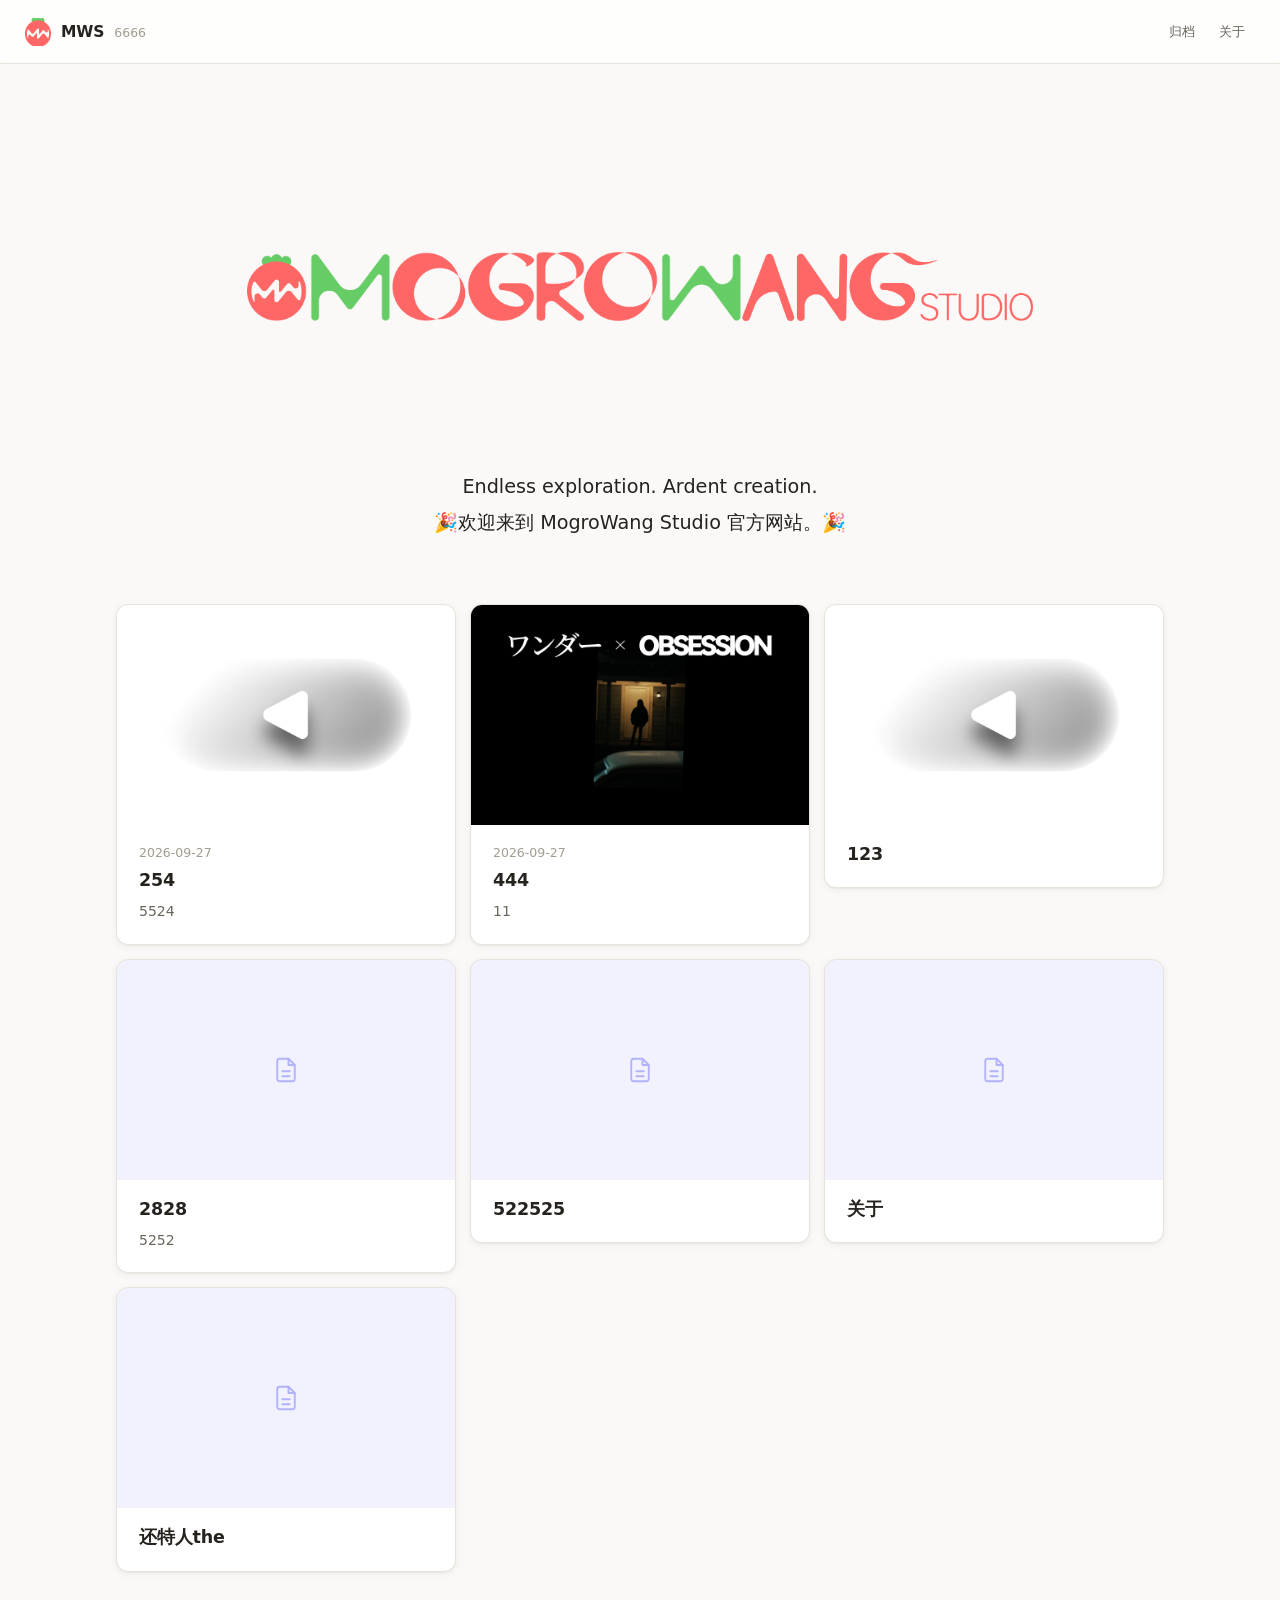
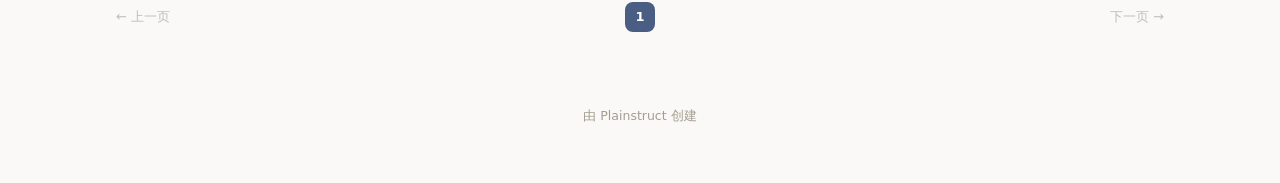
<file: index.html>
<!doctype html>
<html lang="zh-CN">
<head>
  <meta charset="utf-8">
  <meta name="viewport" content="width=device-width, initial-scale=1">
  <title>首页 · MWS</title>
  <meta name="description" content="6666">
  <link rel="icon" href="assets/logo.png">
  <style>
    :root {
      --ps-accent: #4a5d82;
      --ps-content-w: 860px;
      --ps-nav-columns: 3;
      --ps-cover-h: 220px;
      --ps-cover-w: 100;
      --ps-topbar-w: 1600px;
      --ps-topbar-deform-w: 380px;
      --ps-topbar-dur: 800ms;
      --ps-topbar-ease-custom: 0.23, 1, 0.32, 1;
      --ps-topbar-fill: color-mix(in srgb, #ffffff 78%, transparent);
      --ps-topbar-blur: 6px;
      --ps-home-w: 1100px;
      --ps-logo-w: 100;
      --ps-logo-h: 110;
      --ps-logo-r: 6px;
    }
  </style>
  <link rel="stylesheet" href="assets/style.css">
  <script>document.documentElement.classList.add("ps-js");</script>
</head>
  <body data-topbar-shape="药丸" data-topbar-ease="缓出" data-topbar-scroll-at="100" class="blog font-system ps-anim-rise"style="--ps-card-dur: 240ms;" data-hv-logo="无" data-hv-title="无" data-hv-nav="加深" data-shadow="轻" data-shadow-hv="深" data-hv-card="上浮" data-hv-ease="弹性" data-loading="进度条" data-cover-w="100" data-toc-style="缩进线" data-toc-hover="无">
  <div class="ps-loader" aria-hidden="true"><span class="ps-loader-spin"></span></div>
  <header class="blog-topbar">
    <a class="blog-brand" href="index.html">
      <img class="blog-logo" src="assets/logo.png" alt="MWS">
      <span class="blog-brand-text">
        <span class="blog-site-name">MWS</span>
        <span class="blog-site-desc">6666</span>
      </span>
    </a>
      <nav class="blog-nav" aria-label="站点导航">
        <a href="%E5%BD%92%E6%A1%A3/index.html">归档</a><a href="%E5%85%B3%E4%BA%8E.html">关于</a>
      </nav>
  </header>
  <main class="blog-main">
    <section class="blog-home">
      <div class="blog-home-body"><br>
    <br>
    <br>
    <br>
    <br>
    <div align="center">
    <img src="images/11.1.png" alt="描述" width="75%">
    </div>
    <br>
    <br>
    <br>
    <br>
    <br>
    <center><big>Endless exploration. Ardent creation.</big></center>  
    <center><big>🎉欢迎来到 MogroWang Studio 官方网站。🎉</big></center>  
    <br>
    </div>
        <div class="blog-stream">
            <article class="blog-entry">
              <a class="blog-entry-cover" href="254.html"><img src="images/back.png" alt="254" loading="lazy"></a>
              <time class="blog-entry-date">2026-09-27</time>
              <h2 class="blog-entry-title"><a href="254.html">254</a></h2>
              <p class="blog-entry-desc">5524</p>
            </article>
            <article class="blog-entry">
              <a class="blog-entry-cover" href="%E5%A4%A7%E6%B4%8B.html"><img src="images/%E5%B0%81%E9%9D%A2.jpg" alt="444" loading="lazy"></a>
              <time class="blog-entry-date">2026-09-27</time>
              <h2 class="blog-entry-title"><a href="%E5%A4%A7%E6%B4%8B.html">444</a></h2>
              <p class="blog-entry-desc">11</p>
            </article>
            <article class="blog-entry">
              <a class="blog-entry-cover" href="%E5%BD%92%E6%A1%A3/123.html"><img src="images/back-2.png" alt="123" loading="lazy"></a>
              
              <h2 class="blog-entry-title"><a href="%E5%BD%92%E6%A1%A3/123.html">123</a></h2>
              
            </article>
            <article class="blog-entry">
              <a class="blog-entry-cover blog-entry-cover-empty" href="2828.html" aria-hidden="true"><svg class="blog-entry-cover-icon" viewBox="0 0 24 24" width="30" height="30" fill="none" stroke="currentColor" stroke-width="1.5" stroke-linecap="round" stroke-linejoin="round"><path d="M14 3H7a2 2 0 0 0-2 2v14a2 2 0 0 0 2 2h10a2 2 0 0 0 2-2V8z"/><path d="M14 3v5h5"/><path d="M9 13h6"/><path d="M9 17h6"/></svg></a>
              
              <h2 class="blog-entry-title"><a href="2828.html">2828</a></h2>
              <p class="blog-entry-desc">5252</p>
            </article>
            <article class="blog-entry">
              <a class="blog-entry-cover blog-entry-cover-empty" href="522525.html" aria-hidden="true"><svg class="blog-entry-cover-icon" viewBox="0 0 24 24" width="30" height="30" fill="none" stroke="currentColor" stroke-width="1.5" stroke-linecap="round" stroke-linejoin="round"><path d="M14 3H7a2 2 0 0 0-2 2v14a2 2 0 0 0 2 2h10a2 2 0 0 0 2-2V8z"/><path d="M14 3v5h5"/><path d="M9 13h6"/><path d="M9 17h6"/></svg></a>
              
              <h2 class="blog-entry-title"><a href="522525.html">522525</a></h2>
              
            </article>
            <article class="blog-entry">
              <a class="blog-entry-cover blog-entry-cover-empty" href="%E5%85%B3%E4%BA%8E.html" aria-hidden="true"><svg class="blog-entry-cover-icon" viewBox="0 0 24 24" width="30" height="30" fill="none" stroke="currentColor" stroke-width="1.5" stroke-linecap="round" stroke-linejoin="round"><path d="M14 3H7a2 2 0 0 0-2 2v14a2 2 0 0 0 2 2h10a2 2 0 0 0 2-2V8z"/><path d="M14 3v5h5"/><path d="M9 13h6"/><path d="M9 17h6"/></svg></a>
              
              <h2 class="blog-entry-title"><a href="%E5%85%B3%E4%BA%8E.html">关于</a></h2>
              
            </article>
            <article class="blog-entry">
              <a class="blog-entry-cover blog-entry-cover-empty" href="%E8%BF%98%E7%89%B9%E4%BA%BAthe.html" aria-hidden="true"><svg class="blog-entry-cover-icon" viewBox="0 0 24 24" width="30" height="30" fill="none" stroke="currentColor" stroke-width="1.5" stroke-linecap="round" stroke-linejoin="round"><path d="M14 3H7a2 2 0 0 0-2 2v14a2 2 0 0 0 2 2h10a2 2 0 0 0 2-2V8z"/><path d="M14 3v5h5"/><path d="M9 13h6"/><path d="M9 17h6"/></svg></a>
              
              <h2 class="blog-entry-title"><a href="%E8%BF%98%E7%89%B9%E4%BA%BAthe.html">还特人the</a></h2>
              
            </article>
        </div>
        <nav class="blog-pagination" aria-label="分页">
            <span class="blog-page-step is-disabled">← 上一页</span>
          <span class="blog-page-nums">
                <span class="blog-page-num is-current" aria-current="page">1</span>
          </span>
            <span class="blog-page-step is-disabled">下一页 →</span>
        </nav>
    </section>
      <footer class="blog-footer">
        <a href="https://github.com/MogroWang/Plainstruct" target="_blank" rel="noopener">由 Plainstruct 创建</a>
      </footer>
  </main>
  <script>
    (function () {
      /* 文章页 TOC:滚动时点亮当前章节(最后一个滚过上沿 30% 处的标题) */
      var toc = document.querySelector(".blog-toc");
      if (!toc) return;
      var byId = {};
      Array.prototype.forEach.call(toc.querySelectorAll("a[href^='#']"), function (a) {
        try {
          byId[decodeURIComponent(a.getAttribute("href").slice(1))] = a;
        } catch (err) {}
      });
      var headings = Array.prototype.slice.call(
        document.querySelectorAll(".blog-post-body h2[id], .blog-post-body h3[id]")
      ).filter(function (h) { return byId[h.id]; });
      if (!headings.length) return;
      /* 目录点按:自行滚动到标题,并为吸顶顶栏留出间距
         (原生 # 锚点跳转在预览等环境不生效,且标题会被顶栏遮住) */
      toc.addEventListener("click", function (e) {
        var a = e.target && e.target.closest ? e.target.closest("a[href^='#']") : null;
        if (!a) return;
        var hash = a.getAttribute("href");
        var id = hash.slice(1);
        try { id = decodeURIComponent(id); } catch (err) {}
        var target = document.getElementById(id);
        if (!target) return;
        e.preventDefault();
        var bar = document.querySelector(".blog-topbar");
        var gap = (bar ? bar.getBoundingClientRect().height : 0) + 24;
        var reduce = window.matchMedia("(prefers-reduced-motion: reduce)").matches;
        var top = target.getBoundingClientRect().top + (window.pageYOffset || 0) - gap;
        window.scrollTo({ top: top < 0 ? 0 : top, behavior: reduce ? "auto" : "smooth" });
        if (window.history && history.replaceState) history.replaceState(null, "", hash);
      });
      var ticking = false;
      function update() {
        ticking = false;
        var line = window.innerHeight * 0.3;
        var activeId = "";
        for (var i = 0; i < headings.length; i++) {
          if (headings[i].getBoundingClientRect().top <= line) activeId = headings[i].id;
          else break;
        }
        Array.prototype.forEach.call(toc.querySelectorAll("a.current"), function (a) {
          a.classList.remove("current");
        });
        if (activeId && byId[activeId]) byId[activeId].classList.add("current");
      }
      window.addEventListener("scroll", function () {
        if (!ticking) {
          ticking = true;
          requestAnimationFrame(update);
        }
      }, { passive: true });
      update();
    })();
  </script>
  <script>
    (function () {
      var loader = document.querySelector(".ps-loader");
      if (!loader) return;
      var done = function () {
        loader.classList.add("is-done");
        window.setTimeout(function () { loader.remove(); }, 420);
      };
      if (document.readyState === "complete") done();
      else window.addEventListener("load", done);
    })();
  </script>
  <script>
    (function () {
      var tb = document.querySelector(".blog-topbar");
      if (!tb) return;
      var sync = function () {
        var at = parseInt(document.body.getAttribute("data-topbar-scroll-at") || "24", 10);
        if (!isFinite(at) || at < 0) at = 24;
        tb.classList.toggle("is-scrolled", (window.scrollY || document.documentElement.scrollTop || 0) > at);
      };
      window.addEventListener("scroll", sync, { passive: true });
      sync();
    })();
  </script>
</body>
</html>
</file>
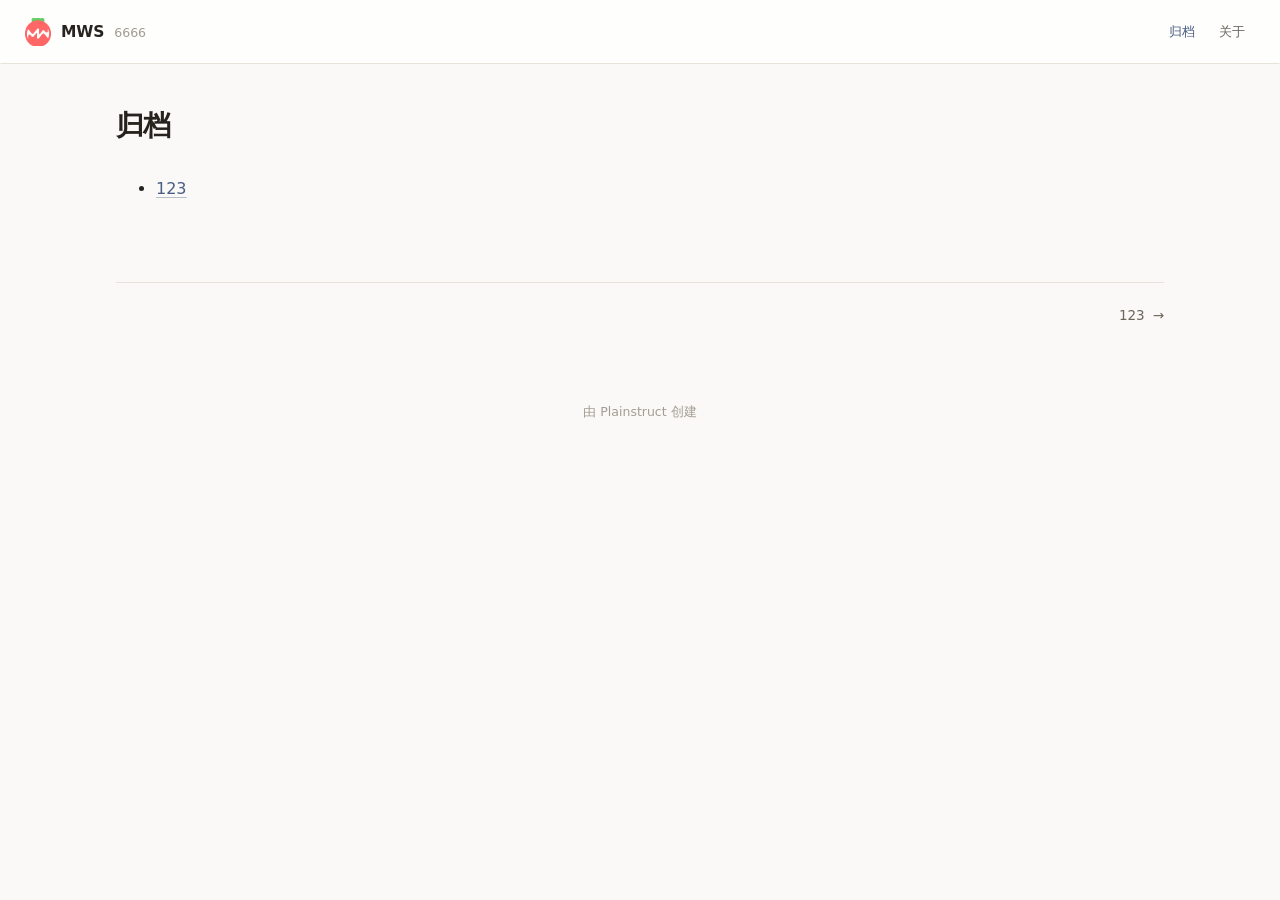
<file: 归档/index.html>
<!doctype html>
<html lang="zh-CN">
<head>
  <meta charset="utf-8">
  <meta name="viewport" content="width=device-width, initial-scale=1">
  <title>归档 · MWS</title>
  <meta name="description" content="6666">
  <link rel="icon" href="../assets/logo.png">
  <style>
    :root {
      --ps-accent: #4a5d82;
      --ps-content-w: 860px;
      --ps-nav-columns: 3;
      --ps-cover-h: 220px;
      --ps-cover-w: 100;
      --ps-topbar-w: 1600px;
      --ps-topbar-deform-w: 380px;
      --ps-topbar-dur: 800ms;
      --ps-topbar-ease-custom: 0.23, 1, 0.32, 1;
      --ps-topbar-fill: color-mix(in srgb, #ffffff 78%, transparent);
      --ps-topbar-blur: 6px;
      --ps-home-w: 1100px;
      --ps-logo-w: 100;
      --ps-logo-h: 110;
      --ps-logo-r: 6px;
    }
  </style>
  <link rel="stylesheet" href="../assets/style.css">
  <script>document.documentElement.classList.add("ps-js");</script>
</head>
  <body data-topbar-shape="药丸" data-topbar-ease="缓出" data-topbar-scroll-at="100" class="blog font-system ps-anim-rise"style="--ps-card-dur: 240ms;" data-hv-logo="无" data-hv-title="无" data-hv-nav="加深" data-shadow="轻" data-shadow-hv="深" data-hv-card="上浮" data-hv-ease="弹性" data-loading="进度条" data-cover-w="100" data-toc-style="缩进线" data-toc-hover="无">
  <div class="ps-loader" aria-hidden="true"><span class="ps-loader-spin"></span></div>
  <header class="blog-topbar">
    <a class="blog-brand" href="../index.html">
      <img class="blog-logo" src="../assets/logo.png" alt="MWS">
      <span class="blog-brand-text">
        <span class="blog-site-name">MWS</span>
        <span class="blog-site-desc">6666</span>
      </span>
    </a>
      <nav class="blog-nav" aria-label="站点导航">
        <a href="index.html" class="current">归档</a><a href="../%E5%85%B3%E4%BA%8E.html">关于</a>
      </nav>
  </header>
  <main class="blog-main">
    <article class="blog-post">
      <header class="blog-post-head">
        <h1 class="blog-post-title">归档</h1>
        
        
      </header>
      <div class="blog-post-cols">
        <div class="blog-post-body"><ul class="ps-home-list"><li class="ps-home-item"><a class="ps-home-link" href="123.html">123</a></li></ul></div>
      </div>
      <nav class="blog-pager">
        
        <a class="blog-pager-item is-next" href="123.html"><span>123</span><span class="blog-pager-tag">→</span></a>
      </nav>
    </article>
      <footer class="blog-footer">
        <a href="https://github.com/MogroWang/Plainstruct" target="_blank" rel="noopener">由 Plainstruct 创建</a>
      </footer>
  </main>
  <script>
    (function () {
      /* 文章页 TOC:滚动时点亮当前章节(最后一个滚过上沿 30% 处的标题) */
      var toc = document.querySelector(".blog-toc");
      if (!toc) return;
      var byId = {};
      Array.prototype.forEach.call(toc.querySelectorAll("a[href^='#']"), function (a) {
        try {
          byId[decodeURIComponent(a.getAttribute("href").slice(1))] = a;
        } catch (err) {}
      });
      var headings = Array.prototype.slice.call(
        document.querySelectorAll(".blog-post-body h2[id], .blog-post-body h3[id]")
      ).filter(function (h) { return byId[h.id]; });
      if (!headings.length) return;
      /* 目录点按:自行滚动到标题,并为吸顶顶栏留出间距
         (原生 # 锚点跳转在预览等环境不生效,且标题会被顶栏遮住) */
      toc.addEventListener("click", function (e) {
        var a = e.target && e.target.closest ? e.target.closest("a[href^='#']") : null;
        if (!a) return;
        var hash = a.getAttribute("href");
        var id = hash.slice(1);
        try { id = decodeURIComponent(id); } catch (err) {}
        var target = document.getElementById(id);
        if (!target) return;
        e.preventDefault();
        var bar = document.querySelector(".blog-topbar");
        var gap = (bar ? bar.getBoundingClientRect().height : 0) + 24;
        var reduce = window.matchMedia("(prefers-reduced-motion: reduce)").matches;
        var top = target.getBoundingClientRect().top + (window.pageYOffset || 0) - gap;
        window.scrollTo({ top: top < 0 ? 0 : top, behavior: reduce ? "auto" : "smooth" });
        if (window.history && history.replaceState) history.replaceState(null, "", hash);
      });
      var ticking = false;
      function update() {
        ticking = false;
        var line = window.innerHeight * 0.3;
        var activeId = "";
        for (var i = 0; i < headings.length; i++) {
          if (headings[i].getBoundingClientRect().top <= line) activeId = headings[i].id;
          else break;
        }
        Array.prototype.forEach.call(toc.querySelectorAll("a.current"), function (a) {
          a.classList.remove("current");
        });
        if (activeId && byId[activeId]) byId[activeId].classList.add("current");
      }
      window.addEventListener("scroll", function () {
        if (!ticking) {
          ticking = true;
          requestAnimationFrame(update);
        }
      }, { passive: true });
      update();
    })();
  </script>
  <script>
    (function () {
      var loader = document.querySelector(".ps-loader");
      if (!loader) return;
      var done = function () {
        loader.classList.add("is-done");
        window.setTimeout(function () { loader.remove(); }, 420);
      };
      if (document.readyState === "complete") done();
      else window.addEventListener("load", done);
    })();
  </script>
  <script>
    (function () {
      var tb = document.querySelector(".blog-topbar");
      if (!tb) return;
      var sync = function () {
        var at = parseInt(document.body.getAttribute("data-topbar-scroll-at") || "24", 10);
        if (!isFinite(at) || at < 0) at = 24;
        tb.classList.toggle("is-scrolled", (window.scrollY || document.documentElement.scrollTop || 0) > at);
      };
      window.addEventListener("scroll", sync, { passive: true });
      sync();
    })();
  </script>
</body>
</html>
</file>
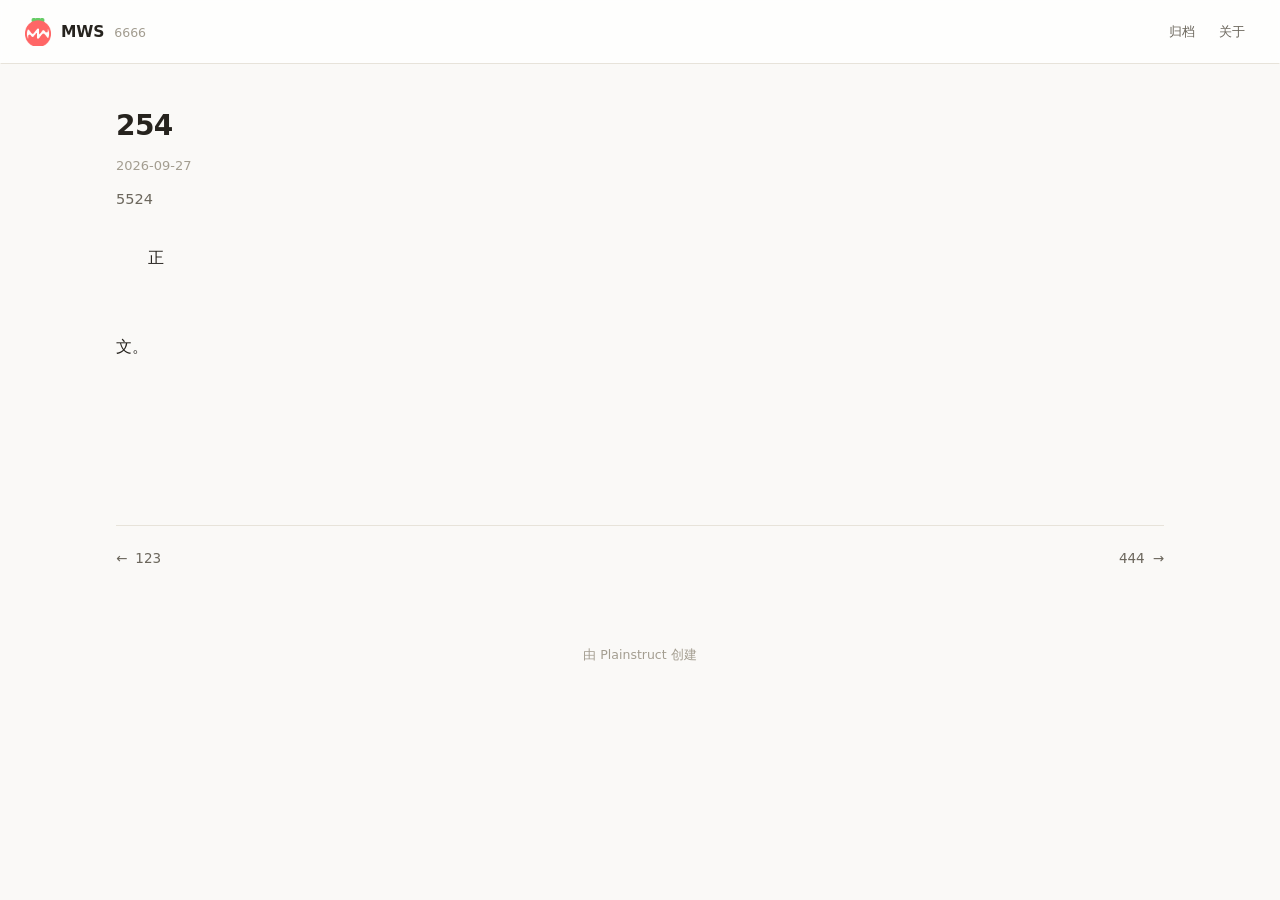
<file: 254.html>
<!doctype html>
<html lang="zh-CN">
<head>
  <meta charset="utf-8">
  <meta name="viewport" content="width=device-width, initial-scale=1">
  <title>254 · MWS</title>
  <meta name="description" content="6666">
  <link rel="icon" href="assets/logo.png">
  <style>
    :root {
      --ps-accent: #4a5d82;
      --ps-content-w: 860px;
      --ps-nav-columns: 3;
      --ps-cover-h: 220px;
      --ps-cover-w: 100;
      --ps-topbar-w: 1600px;
      --ps-topbar-deform-w: 380px;
      --ps-topbar-dur: 800ms;
      --ps-topbar-ease-custom: 0.23, 1, 0.32, 1;
      --ps-topbar-fill: color-mix(in srgb, #ffffff 78%, transparent);
      --ps-topbar-blur: 6px;
      --ps-home-w: 1100px;
      --ps-logo-w: 100;
      --ps-logo-h: 110;
      --ps-logo-r: 6px;
    }
  </style>
  <link rel="stylesheet" href="assets/style.css">
  <script>document.documentElement.classList.add("ps-js");</script>
</head>
  <body data-topbar-shape="药丸" data-topbar-ease="缓出" data-topbar-scroll-at="100" class="blog font-system ps-anim-rise"style="--ps-card-dur: 240ms;" data-hv-logo="无" data-hv-title="无" data-hv-nav="加深" data-shadow="轻" data-shadow-hv="深" data-hv-card="上浮" data-hv-ease="弹性" data-loading="进度条" data-cover-w="100" data-toc-style="缩进线" data-toc-hover="无">
  <div class="ps-loader" aria-hidden="true"><span class="ps-loader-spin"></span></div>
  <header class="blog-topbar">
    <a class="blog-brand" href="index.html">
      <img class="blog-logo" src="assets/logo.png" alt="MWS">
      <span class="blog-brand-text">
        <span class="blog-site-name">MWS</span>
        <span class="blog-site-desc">6666</span>
      </span>
    </a>
      <nav class="blog-nav" aria-label="站点导航">
        <a href="%E5%BD%92%E6%A1%A3/index.html">归档</a><a href="%E5%85%B3%E4%BA%8E.html">关于</a>
      </nav>
  </header>
  <main class="blog-main">
    <article class="blog-post">
      <header class="blog-post-head">
        <h1 class="blog-post-title">254</h1>
        <time class="blog-post-date">2026-09-27</time>
        <p class="blog-post-desc">5524</p>
      </header>
      <div class="blog-post-cols">
        <div class="blog-post-body"><p>　　正<br>
    <br>
    <br>
    文。
    <br></p>
    <iframe frameborder="no" border="0" style="display: block; margin: 0 auto; border:none;" width=330 height=86 src="https://music.163.com/outchain/player?type=2&id=3441572405&auto=0&height=66"></iframe>
    </div>
      </div>
      <nav class="blog-pager">
        <a class="blog-pager-item" href="%E5%BD%92%E6%A1%A3/123.html"><span class="blog-pager-tag">←</span><span>123</span></a>
        <a class="blog-pager-item is-next" href="%E5%A4%A7%E6%B4%8B.html"><span>444</span><span class="blog-pager-tag">→</span></a>
      </nav>
    </article>
      <footer class="blog-footer">
        <a href="https://github.com/MogroWang/Plainstruct" target="_blank" rel="noopener">由 Plainstruct 创建</a>
      </footer>
  </main>
  <script>
    (function () {
      /* 文章页 TOC:滚动时点亮当前章节(最后一个滚过上沿 30% 处的标题) */
      var toc = document.querySelector(".blog-toc");
      if (!toc) return;
      var byId = {};
      Array.prototype.forEach.call(toc.querySelectorAll("a[href^='#']"), function (a) {
        try {
          byId[decodeURIComponent(a.getAttribute("href").slice(1))] = a;
        } catch (err) {}
      });
      var headings = Array.prototype.slice.call(
        document.querySelectorAll(".blog-post-body h2[id], .blog-post-body h3[id]")
      ).filter(function (h) { return byId[h.id]; });
      if (!headings.length) return;
      /* 目录点按:自行滚动到标题,并为吸顶顶栏留出间距
         (原生 # 锚点跳转在预览等环境不生效,且标题会被顶栏遮住) */
      toc.addEventListener("click", function (e) {
        var a = e.target && e.target.closest ? e.target.closest("a[href^='#']") : null;
        if (!a) return;
        var hash = a.getAttribute("href");
        var id = hash.slice(1);
        try { id = decodeURIComponent(id); } catch (err) {}
        var target = document.getElementById(id);
        if (!target) return;
        e.preventDefault();
        var bar = document.querySelector(".blog-topbar");
        var gap = (bar ? bar.getBoundingClientRect().height : 0) + 24;
        var reduce = window.matchMedia("(prefers-reduced-motion: reduce)").matches;
        var top = target.getBoundingClientRect().top + (window.pageYOffset || 0) - gap;
        window.scrollTo({ top: top < 0 ? 0 : top, behavior: reduce ? "auto" : "smooth" });
        if (window.history && history.replaceState) history.replaceState(null, "", hash);
      });
      var ticking = false;
      function update() {
        ticking = false;
        var line = window.innerHeight * 0.3;
        var activeId = "";
        for (var i = 0; i < headings.length; i++) {
          if (headings[i].getBoundingClientRect().top <= line) activeId = headings[i].id;
          else break;
        }
        Array.prototype.forEach.call(toc.querySelectorAll("a.current"), function (a) {
          a.classList.remove("current");
        });
        if (activeId && byId[activeId]) byId[activeId].classList.add("current");
      }
      window.addEventListener("scroll", function () {
        if (!ticking) {
          ticking = true;
          requestAnimationFrame(update);
        }
      }, { passive: true });
      update();
    })();
  </script>
  <script>
    (function () {
      var loader = document.querySelector(".ps-loader");
      if (!loader) return;
      var done = function () {
        loader.classList.add("is-done");
        window.setTimeout(function () { loader.remove(); }, 420);
      };
      if (document.readyState === "complete") done();
      else window.addEventListener("load", done);
    })();
  </script>
  <script>
    (function () {
      var tb = document.querySelector(".blog-topbar");
      if (!tb) return;
      var sync = function () {
        var at = parseInt(document.body.getAttribute("data-topbar-scroll-at") || "24", 10);
        if (!isFinite(at) || at < 0) at = 24;
        tb.classList.toggle("is-scrolled", (window.scrollY || document.documentElement.scrollTop || 0) > at);
      };
      window.addEventListener("scroll", sync, { passive: true });
      sync();
    })();
  </script>
</body>
</html>
</file>
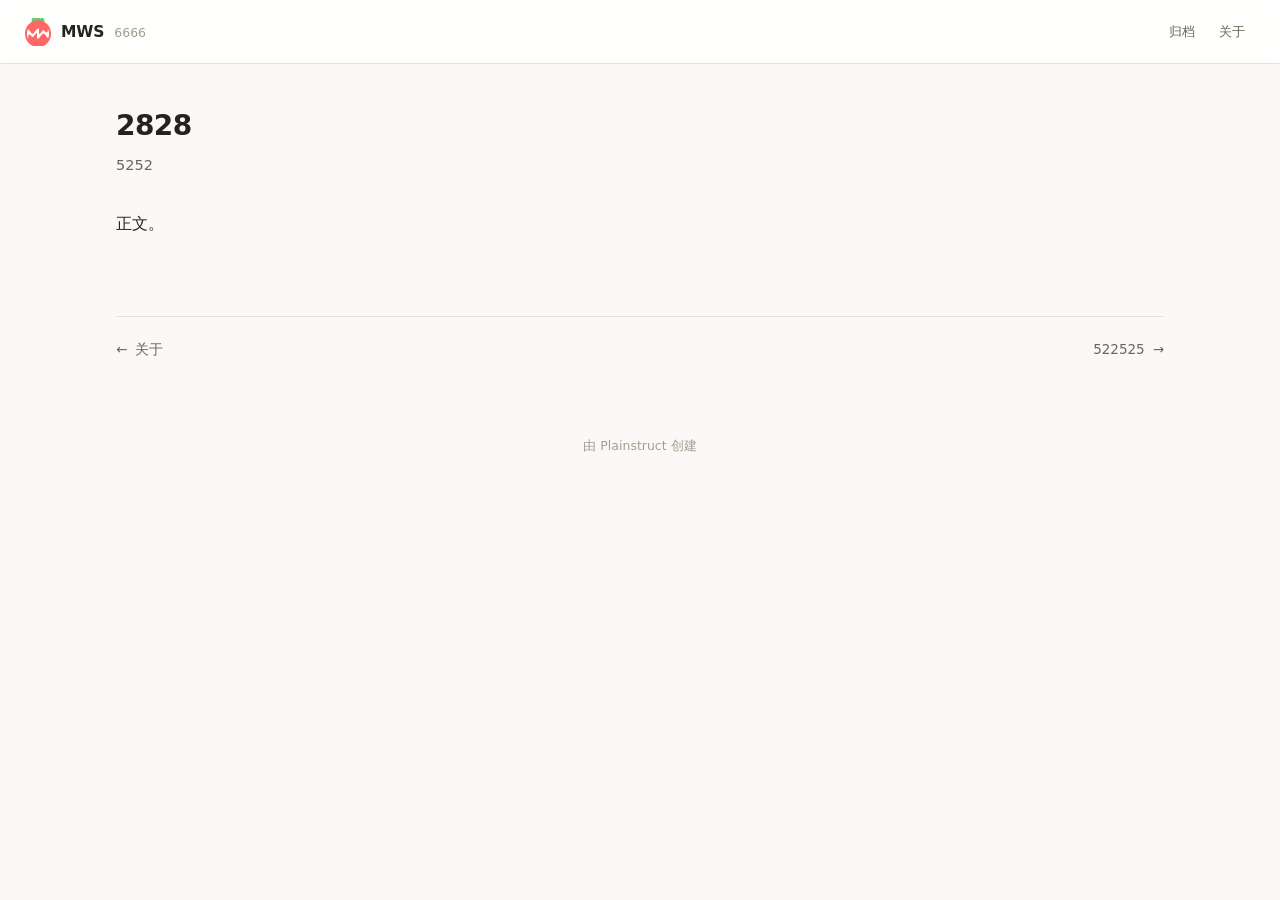
<file: 2828.html>
<!doctype html>
<html lang="zh-CN">
<head>
  <meta charset="utf-8">
  <meta name="viewport" content="width=device-width, initial-scale=1">
  <title>2828 · MWS</title>
  <meta name="description" content="6666">
  <link rel="icon" href="assets/logo.png">
  <style>
    :root {
      --ps-accent: #4a5d82;
      --ps-content-w: 860px;
      --ps-nav-columns: 3;
      --ps-cover-h: 220px;
      --ps-cover-w: 100;
      --ps-topbar-w: 1600px;
      --ps-topbar-deform-w: 380px;
      --ps-topbar-dur: 800ms;
      --ps-topbar-ease-custom: 0.23, 1, 0.32, 1;
      --ps-topbar-fill: color-mix(in srgb, #ffffff 78%, transparent);
      --ps-topbar-blur: 6px;
      --ps-home-w: 1100px;
      --ps-logo-w: 100;
      --ps-logo-h: 110;
      --ps-logo-r: 6px;
    }
  </style>
  <link rel="stylesheet" href="assets/style.css">
  <script>document.documentElement.classList.add("ps-js");</script>
</head>
  <body data-topbar-shape="药丸" data-topbar-ease="缓出" data-topbar-scroll-at="100" class="blog font-system ps-anim-rise"style="--ps-card-dur: 240ms;" data-hv-logo="无" data-hv-title="无" data-hv-nav="加深" data-shadow="轻" data-shadow-hv="深" data-hv-card="上浮" data-hv-ease="弹性" data-loading="进度条" data-cover-w="100" data-toc-style="缩进线" data-toc-hover="无">
  <div class="ps-loader" aria-hidden="true"><span class="ps-loader-spin"></span></div>
  <header class="blog-topbar">
    <a class="blog-brand" href="index.html">
      <img class="blog-logo" src="assets/logo.png" alt="MWS">
      <span class="blog-brand-text">
        <span class="blog-site-name">MWS</span>
        <span class="blog-site-desc">6666</span>
      </span>
    </a>
      <nav class="blog-nav" aria-label="站点导航">
        <a href="%E5%BD%92%E6%A1%A3/index.html">归档</a><a href="%E5%85%B3%E4%BA%8E.html">关于</a>
      </nav>
  </header>
  <main class="blog-main">
    <article class="blog-post">
      <header class="blog-post-head">
        <h1 class="blog-post-title">2828</h1>
        
        <p class="blog-post-desc">5252</p>
      </header>
      <div class="blog-post-cols">
        <div class="blog-post-body"><p>正文。</p>
    </div>
      </div>
      <nav class="blog-pager">
        <a class="blog-pager-item" href="%E5%85%B3%E4%BA%8E.html"><span class="blog-pager-tag">←</span><span>关于</span></a>
        <a class="blog-pager-item is-next" href="522525.html"><span>522525</span><span class="blog-pager-tag">→</span></a>
      </nav>
    </article>
      <footer class="blog-footer">
        <a href="https://github.com/MogroWang/Plainstruct" target="_blank" rel="noopener">由 Plainstruct 创建</a>
      </footer>
  </main>
  <script>
    (function () {
      /* 文章页 TOC:滚动时点亮当前章节(最后一个滚过上沿 30% 处的标题) */
      var toc = document.querySelector(".blog-toc");
      if (!toc) return;
      var byId = {};
      Array.prototype.forEach.call(toc.querySelectorAll("a[href^='#']"), function (a) {
        try {
          byId[decodeURIComponent(a.getAttribute("href").slice(1))] = a;
        } catch (err) {}
      });
      var headings = Array.prototype.slice.call(
        document.querySelectorAll(".blog-post-body h2[id], .blog-post-body h3[id]")
      ).filter(function (h) { return byId[h.id]; });
      if (!headings.length) return;
      /* 目录点按:自行滚动到标题,并为吸顶顶栏留出间距
         (原生 # 锚点跳转在预览等环境不生效,且标题会被顶栏遮住) */
      toc.addEventListener("click", function (e) {
        var a = e.target && e.target.closest ? e.target.closest("a[href^='#']") : null;
        if (!a) return;
        var hash = a.getAttribute("href");
        var id = hash.slice(1);
        try { id = decodeURIComponent(id); } catch (err) {}
        var target = document.getElementById(id);
        if (!target) return;
        e.preventDefault();
        var bar = document.querySelector(".blog-topbar");
        var gap = (bar ? bar.getBoundingClientRect().height : 0) + 24;
        var reduce = window.matchMedia("(prefers-reduced-motion: reduce)").matches;
        var top = target.getBoundingClientRect().top + (window.pageYOffset || 0) - gap;
        window.scrollTo({ top: top < 0 ? 0 : top, behavior: reduce ? "auto" : "smooth" });
        if (window.history && history.replaceState) history.replaceState(null, "", hash);
      });
      var ticking = false;
      function update() {
        ticking = false;
        var line = window.innerHeight * 0.3;
        var activeId = "";
        for (var i = 0; i < headings.length; i++) {
          if (headings[i].getBoundingClientRect().top <= line) activeId = headings[i].id;
          else break;
        }
        Array.prototype.forEach.call(toc.querySelectorAll("a.current"), function (a) {
          a.classList.remove("current");
        });
        if (activeId && byId[activeId]) byId[activeId].classList.add("current");
      }
      window.addEventListener("scroll", function () {
        if (!ticking) {
          ticking = true;
          requestAnimationFrame(update);
        }
      }, { passive: true });
      update();
    })();
  </script>
  <script>
    (function () {
      var loader = document.querySelector(".ps-loader");
      if (!loader) return;
      var done = function () {
        loader.classList.add("is-done");
        window.setTimeout(function () { loader.remove(); }, 420);
      };
      if (document.readyState === "complete") done();
      else window.addEventListener("load", done);
    })();
  </script>
  <script>
    (function () {
      var tb = document.querySelector(".blog-topbar");
      if (!tb) return;
      var sync = function () {
        var at = parseInt(document.body.getAttribute("data-topbar-scroll-at") || "24", 10);
        if (!isFinite(at) || at < 0) at = 24;
        tb.classList.toggle("is-scrolled", (window.scrollY || document.documentElement.scrollTop || 0) > at);
      };
      window.addEventListener("scroll", sync, { passive: true });
      sync();
    })();
  </script>
</body>
</html>
</file>
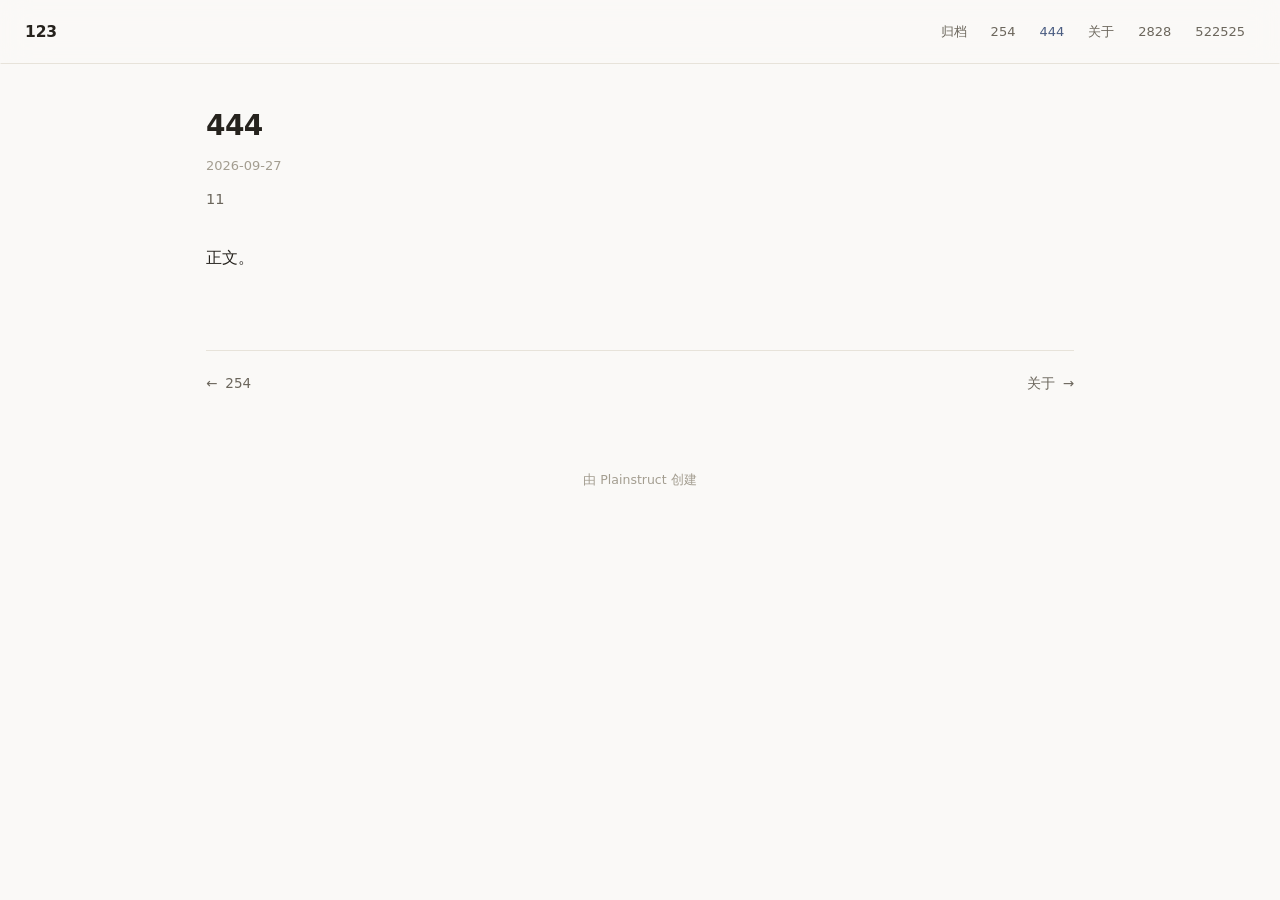
<file: 444.html>
<!doctype html>
<html lang="zh-CN">
<head>
  <meta charset="utf-8">
  <meta name="viewport" content="width=device-width, initial-scale=1">
  <title>444 · 123</title>
  
  
  <style>
    :root {
      --ps-accent: #4a5d82;
      --ps-content-w: 680px;
      --ps-nav-columns: 2;
      --ps-cover-h: 220px;
      --ps-topbar-w: 1600px;
    }
  </style>
  <link rel="stylesheet" href="assets/style.css">
</head>
  <body class="blog font-system ps-anim-rise">
  <header class="blog-topbar">
    <a class="blog-brand" href="index.html">
      
      <span class="blog-brand-text">
        <span class="blog-site-name">123</span>
        
      </span>
    </a>
      <nav class="blog-nav" aria-label="站点导航">
        <a href="%E5%BD%92%E6%A1%A3/index.html">归档</a><a href="254.html">254</a><a href="444.html" class="current">444</a><a href="%E5%85%B3%E4%BA%8E.html">关于</a><a href="2828.html">2828</a><a href="522525.html">522525</a>
      </nav>
  </header>
  <main class="blog-main">
    <article class="blog-post">
      <header class="blog-post-head">
        <h1 class="blog-post-title">444</h1>
        <time class="blog-post-date">2026-09-27</time>
        <p class="blog-post-desc">11</p>
      </header>
      <div class="blog-post-cols">
        <div class="blog-post-body"><p>正文。</p>
    </div>
      </div>
      <nav class="blog-pager">
        <a class="blog-pager-item" href="254.html"><span class="blog-pager-tag">←</span><span>254</span></a>
        <a class="blog-pager-item is-next" href="%E5%85%B3%E4%BA%8E.html"><span>关于</span><span class="blog-pager-tag">→</span></a>
      </nav>
    </article>
      <footer class="blog-footer">
        <a href="https://github.com/MogroWang/Plainstruct" target="_blank" rel="noopener">由 Plainstruct 创建</a>
      </footer>
  </main>
  <script>
    (function () {
      /* 文章页 TOC:滚动时点亮当前章节(最后一个滚过上沿 30% 处的标题) */
      var toc = document.querySelector(".blog-toc");
      if (!toc) return;
      var byId = {};
      Array.prototype.forEach.call(toc.querySelectorAll("a[href^='#']"), function (a) {
        try {
          byId[decodeURIComponent(a.getAttribute("href").slice(1))] = a;
        } catch (err) {}
      });
      var headings = Array.prototype.slice.call(
        document.querySelectorAll(".blog-post-body h2[id], .blog-post-body h3[id]")
      ).filter(function (h) { return byId[h.id]; });
      if (!headings.length) return;
      var ticking = false;
      function update() {
        ticking = false;
        var line = window.innerHeight * 0.3;
        var activeId = "";
        for (var i = 0; i < headings.length; i++) {
          if (headings[i].getBoundingClientRect().top <= line) activeId = headings[i].id;
          else break;
        }
        Array.prototype.forEach.call(toc.querySelectorAll("a.current"), function (a) {
          a.classList.remove("current");
        });
        if (activeId && byId[activeId]) byId[activeId].classList.add("current");
      }
      window.addEventListener("scroll", function () {
        if (!ticking) {
          ticking = true;
          requestAnimationFrame(update);
        }
      }, { passive: true });
      update();
    })();
  </script>
</body>
</html>
</file>
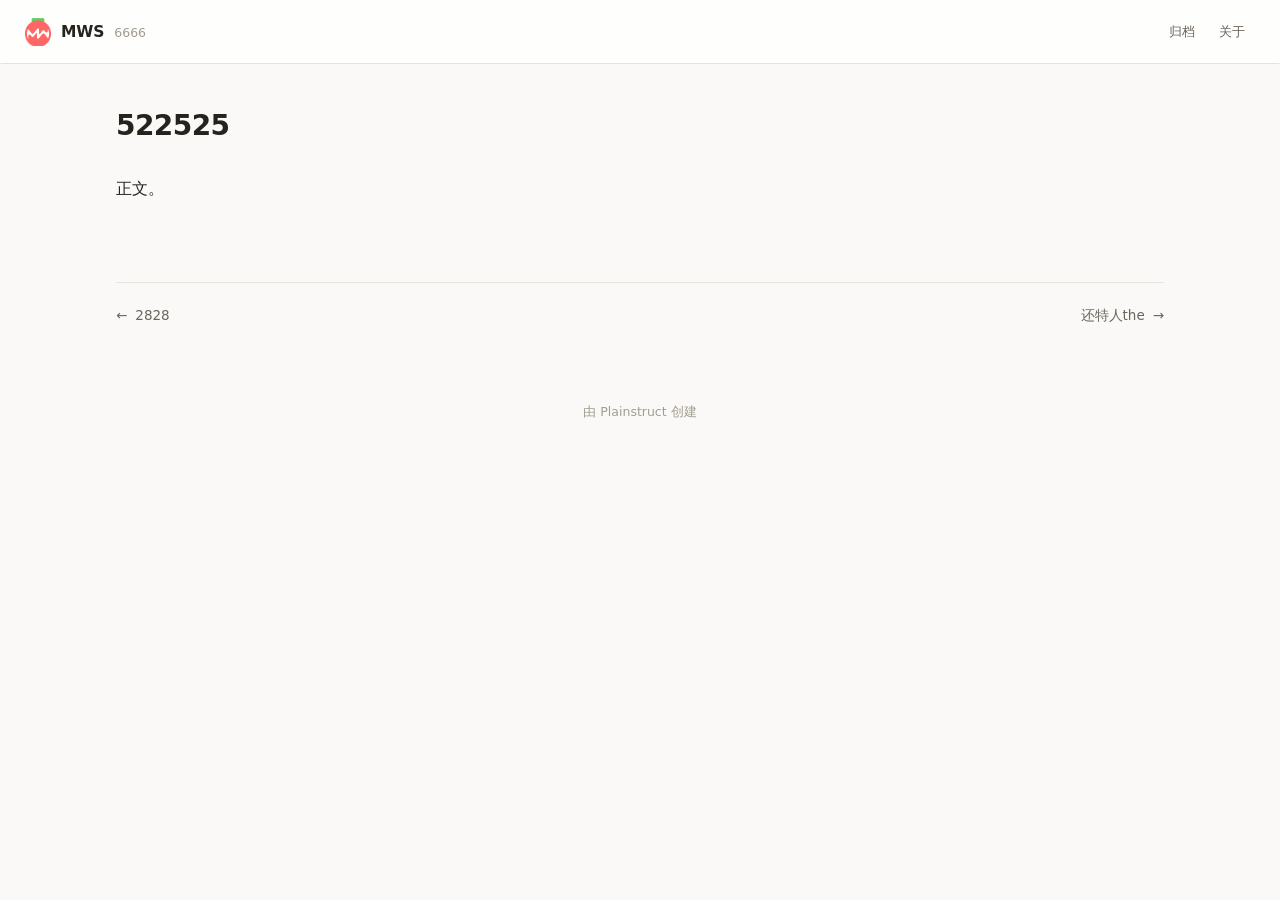
<file: 522525.html>
<!doctype html>
<html lang="zh-CN">
<head>
  <meta charset="utf-8">
  <meta name="viewport" content="width=device-width, initial-scale=1">
  <title>522525 · MWS</title>
  <meta name="description" content="6666">
  <link rel="icon" href="assets/logo.png">
  <style>
    :root {
      --ps-accent: #4a5d82;
      --ps-content-w: 860px;
      --ps-nav-columns: 3;
      --ps-cover-h: 220px;
      --ps-cover-w: 100;
      --ps-topbar-w: 1600px;
      --ps-topbar-deform-w: 380px;
      --ps-topbar-dur: 800ms;
      --ps-topbar-ease-custom: 0.23, 1, 0.32, 1;
      --ps-topbar-fill: color-mix(in srgb, #ffffff 78%, transparent);
      --ps-topbar-blur: 6px;
      --ps-home-w: 1100px;
      --ps-logo-w: 100;
      --ps-logo-h: 110;
      --ps-logo-r: 6px;
    }
  </style>
  <link rel="stylesheet" href="assets/style.css">
  <script>document.documentElement.classList.add("ps-js");</script>
</head>
  <body data-topbar-shape="药丸" data-topbar-ease="缓出" data-topbar-scroll-at="100" class="blog font-system ps-anim-rise"style="--ps-card-dur: 240ms;" data-hv-logo="无" data-hv-title="无" data-hv-nav="加深" data-shadow="轻" data-shadow-hv="深" data-hv-card="上浮" data-hv-ease="弹性" data-loading="进度条" data-cover-w="100" data-toc-style="缩进线" data-toc-hover="无">
  <div class="ps-loader" aria-hidden="true"><span class="ps-loader-spin"></span></div>
  <header class="blog-topbar">
    <a class="blog-brand" href="index.html">
      <img class="blog-logo" src="assets/logo.png" alt="MWS">
      <span class="blog-brand-text">
        <span class="blog-site-name">MWS</span>
        <span class="blog-site-desc">6666</span>
      </span>
    </a>
      <nav class="blog-nav" aria-label="站点导航">
        <a href="%E5%BD%92%E6%A1%A3/index.html">归档</a><a href="%E5%85%B3%E4%BA%8E.html">关于</a>
      </nav>
  </header>
  <main class="blog-main">
    <article class="blog-post">
      <header class="blog-post-head">
        <h1 class="blog-post-title">522525</h1>
        
        
      </header>
      <div class="blog-post-cols">
        <div class="blog-post-body"><p>正文。</p>
    </div>
      </div>
      <nav class="blog-pager">
        <a class="blog-pager-item" href="2828.html"><span class="blog-pager-tag">←</span><span>2828</span></a>
        <a class="blog-pager-item is-next" href="%E8%BF%98%E7%89%B9%E4%BA%BAthe.html"><span>还特人the</span><span class="blog-pager-tag">→</span></a>
      </nav>
    </article>
      <footer class="blog-footer">
        <a href="https://github.com/MogroWang/Plainstruct" target="_blank" rel="noopener">由 Plainstruct 创建</a>
      </footer>
  </main>
  <script>
    (function () {
      /* 文章页 TOC:滚动时点亮当前章节(最后一个滚过上沿 30% 处的标题) */
      var toc = document.querySelector(".blog-toc");
      if (!toc) return;
      var byId = {};
      Array.prototype.forEach.call(toc.querySelectorAll("a[href^='#']"), function (a) {
        try {
          byId[decodeURIComponent(a.getAttribute("href").slice(1))] = a;
        } catch (err) {}
      });
      var headings = Array.prototype.slice.call(
        document.querySelectorAll(".blog-post-body h2[id], .blog-post-body h3[id]")
      ).filter(function (h) { return byId[h.id]; });
      if (!headings.length) return;
      /* 目录点按:自行滚动到标题,并为吸顶顶栏留出间距
         (原生 # 锚点跳转在预览等环境不生效,且标题会被顶栏遮住) */
      toc.addEventListener("click", function (e) {
        var a = e.target && e.target.closest ? e.target.closest("a[href^='#']") : null;
        if (!a) return;
        var hash = a.getAttribute("href");
        var id = hash.slice(1);
        try { id = decodeURIComponent(id); } catch (err) {}
        var target = document.getElementById(id);
        if (!target) return;
        e.preventDefault();
        var bar = document.querySelector(".blog-topbar");
        var gap = (bar ? bar.getBoundingClientRect().height : 0) + 24;
        var reduce = window.matchMedia("(prefers-reduced-motion: reduce)").matches;
        var top = target.getBoundingClientRect().top + (window.pageYOffset || 0) - gap;
        window.scrollTo({ top: top < 0 ? 0 : top, behavior: reduce ? "auto" : "smooth" });
        if (window.history && history.replaceState) history.replaceState(null, "", hash);
      });
      var ticking = false;
      function update() {
        ticking = false;
        var line = window.innerHeight * 0.3;
        var activeId = "";
        for (var i = 0; i < headings.length; i++) {
          if (headings[i].getBoundingClientRect().top <= line) activeId = headings[i].id;
          else break;
        }
        Array.prototype.forEach.call(toc.querySelectorAll("a.current"), function (a) {
          a.classList.remove("current");
        });
        if (activeId && byId[activeId]) byId[activeId].classList.add("current");
      }
      window.addEventListener("scroll", function () {
        if (!ticking) {
          ticking = true;
          requestAnimationFrame(update);
        }
      }, { passive: true });
      update();
    })();
  </script>
  <script>
    (function () {
      var loader = document.querySelector(".ps-loader");
      if (!loader) return;
      var done = function () {
        loader.classList.add("is-done");
        window.setTimeout(function () { loader.remove(); }, 420);
      };
      if (document.readyState === "complete") done();
      else window.addEventListener("load", done);
    })();
  </script>
  <script>
    (function () {
      var tb = document.querySelector(".blog-topbar");
      if (!tb) return;
      var sync = function () {
        var at = parseInt(document.body.getAttribute("data-topbar-scroll-at") || "24", 10);
        if (!isFinite(at) || at < 0) at = 24;
        tb.classList.toggle("is-scrolled", (window.scrollY || document.documentElement.scrollTop || 0) > at);
      };
      window.addEventListener("scroll", sync, { passive: true });
      sync();
    })();
  </script>
</body>
</html>
</file>
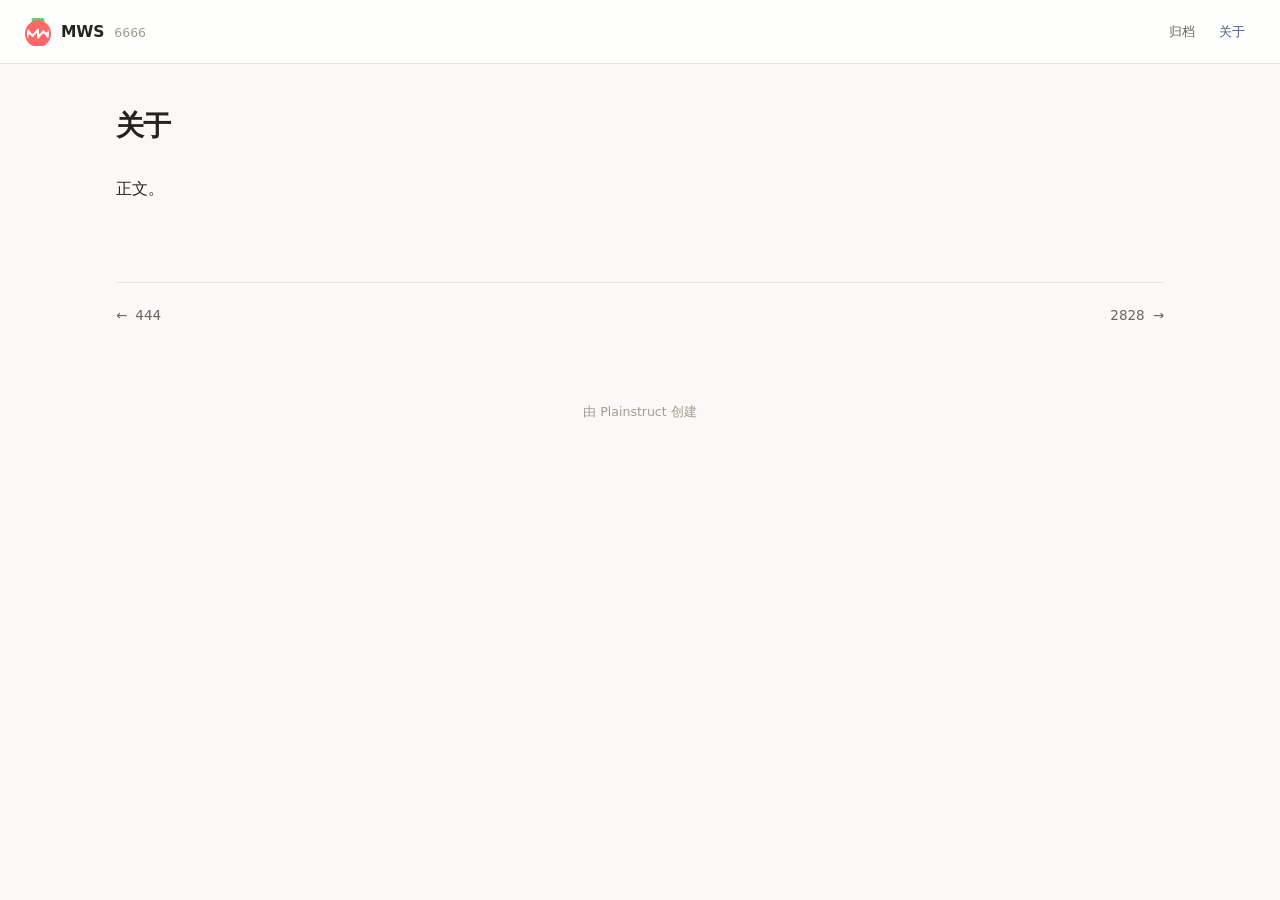
<file: 关于.html>
<!doctype html>
<html lang="zh-CN">
<head>
  <meta charset="utf-8">
  <meta name="viewport" content="width=device-width, initial-scale=1">
  <title>关于 · MWS</title>
  <meta name="description" content="6666">
  <link rel="icon" href="assets/logo.png">
  <style>
    :root {
      --ps-accent: #4a5d82;
      --ps-content-w: 860px;
      --ps-nav-columns: 3;
      --ps-cover-h: 220px;
      --ps-cover-w: 100;
      --ps-topbar-w: 1600px;
      --ps-topbar-deform-w: 380px;
      --ps-topbar-dur: 800ms;
      --ps-topbar-ease-custom: 0.23, 1, 0.32, 1;
      --ps-topbar-fill: color-mix(in srgb, #ffffff 78%, transparent);
      --ps-topbar-blur: 6px;
      --ps-home-w: 1100px;
      --ps-logo-w: 100;
      --ps-logo-h: 110;
      --ps-logo-r: 6px;
    }
  </style>
  <link rel="stylesheet" href="assets/style.css">
  <script>document.documentElement.classList.add("ps-js");</script>
</head>
  <body data-topbar-shape="药丸" data-topbar-ease="缓出" data-topbar-scroll-at="100" class="blog font-system ps-anim-rise"style="--ps-card-dur: 240ms;" data-hv-logo="无" data-hv-title="无" data-hv-nav="加深" data-shadow="轻" data-shadow-hv="深" data-hv-card="上浮" data-hv-ease="弹性" data-loading="进度条" data-cover-w="100" data-toc-style="缩进线" data-toc-hover="无">
  <div class="ps-loader" aria-hidden="true"><span class="ps-loader-spin"></span></div>
  <header class="blog-topbar">
    <a class="blog-brand" href="index.html">
      <img class="blog-logo" src="assets/logo.png" alt="MWS">
      <span class="blog-brand-text">
        <span class="blog-site-name">MWS</span>
        <span class="blog-site-desc">6666</span>
      </span>
    </a>
      <nav class="blog-nav" aria-label="站点导航">
        <a href="%E5%BD%92%E6%A1%A3/index.html">归档</a><a href="%E5%85%B3%E4%BA%8E.html" class="current">关于</a>
      </nav>
  </header>
  <main class="blog-main">
    <article class="blog-post">
      <header class="blog-post-head">
        <h1 class="blog-post-title">关于</h1>
        
        
      </header>
      <div class="blog-post-cols">
        <div class="blog-post-body"><p>正文。</p>
    </div>
      </div>
      <nav class="blog-pager">
        <a class="blog-pager-item" href="%E5%A4%A7%E6%B4%8B.html"><span class="blog-pager-tag">←</span><span>444</span></a>
        <a class="blog-pager-item is-next" href="2828.html"><span>2828</span><span class="blog-pager-tag">→</span></a>
      </nav>
    </article>
      <footer class="blog-footer">
        <a href="https://github.com/MogroWang/Plainstruct" target="_blank" rel="noopener">由 Plainstruct 创建</a>
      </footer>
  </main>
  <script>
    (function () {
      /* 文章页 TOC:滚动时点亮当前章节(最后一个滚过上沿 30% 处的标题) */
      var toc = document.querySelector(".blog-toc");
      if (!toc) return;
      var byId = {};
      Array.prototype.forEach.call(toc.querySelectorAll("a[href^='#']"), function (a) {
        try {
          byId[decodeURIComponent(a.getAttribute("href").slice(1))] = a;
        } catch (err) {}
      });
      var headings = Array.prototype.slice.call(
        document.querySelectorAll(".blog-post-body h2[id], .blog-post-body h3[id]")
      ).filter(function (h) { return byId[h.id]; });
      if (!headings.length) return;
      /* 目录点按:自行滚动到标题,并为吸顶顶栏留出间距
         (原生 # 锚点跳转在预览等环境不生效,且标题会被顶栏遮住) */
      toc.addEventListener("click", function (e) {
        var a = e.target && e.target.closest ? e.target.closest("a[href^='#']") : null;
        if (!a) return;
        var hash = a.getAttribute("href");
        var id = hash.slice(1);
        try { id = decodeURIComponent(id); } catch (err) {}
        var target = document.getElementById(id);
        if (!target) return;
        e.preventDefault();
        var bar = document.querySelector(".blog-topbar");
        var gap = (bar ? bar.getBoundingClientRect().height : 0) + 24;
        var reduce = window.matchMedia("(prefers-reduced-motion: reduce)").matches;
        var top = target.getBoundingClientRect().top + (window.pageYOffset || 0) - gap;
        window.scrollTo({ top: top < 0 ? 0 : top, behavior: reduce ? "auto" : "smooth" });
        if (window.history && history.replaceState) history.replaceState(null, "", hash);
      });
      var ticking = false;
      function update() {
        ticking = false;
        var line = window.innerHeight * 0.3;
        var activeId = "";
        for (var i = 0; i < headings.length; i++) {
          if (headings[i].getBoundingClientRect().top <= line) activeId = headings[i].id;
          else break;
        }
        Array.prototype.forEach.call(toc.querySelectorAll("a.current"), function (a) {
          a.classList.remove("current");
        });
        if (activeId && byId[activeId]) byId[activeId].classList.add("current");
      }
      window.addEventListener("scroll", function () {
        if (!ticking) {
          ticking = true;
          requestAnimationFrame(update);
        }
      }, { passive: true });
      update();
    })();
  </script>
  <script>
    (function () {
      var loader = document.querySelector(".ps-loader");
      if (!loader) return;
      var done = function () {
        loader.classList.add("is-done");
        window.setTimeout(function () { loader.remove(); }, 420);
      };
      if (document.readyState === "complete") done();
      else window.addEventListener("load", done);
    })();
  </script>
  <script>
    (function () {
      var tb = document.querySelector(".blog-topbar");
      if (!tb) return;
      var sync = function () {
        var at = parseInt(document.body.getAttribute("data-topbar-scroll-at") || "24", 10);
        if (!isFinite(at) || at < 0) at = 24;
        tb.classList.toggle("is-scrolled", (window.scrollY || document.documentElement.scrollTop || 0) > at);
      };
      window.addEventListener("scroll", sync, { passive: true });
      sync();
    })();
  </script>
</body>
</html>
</file>
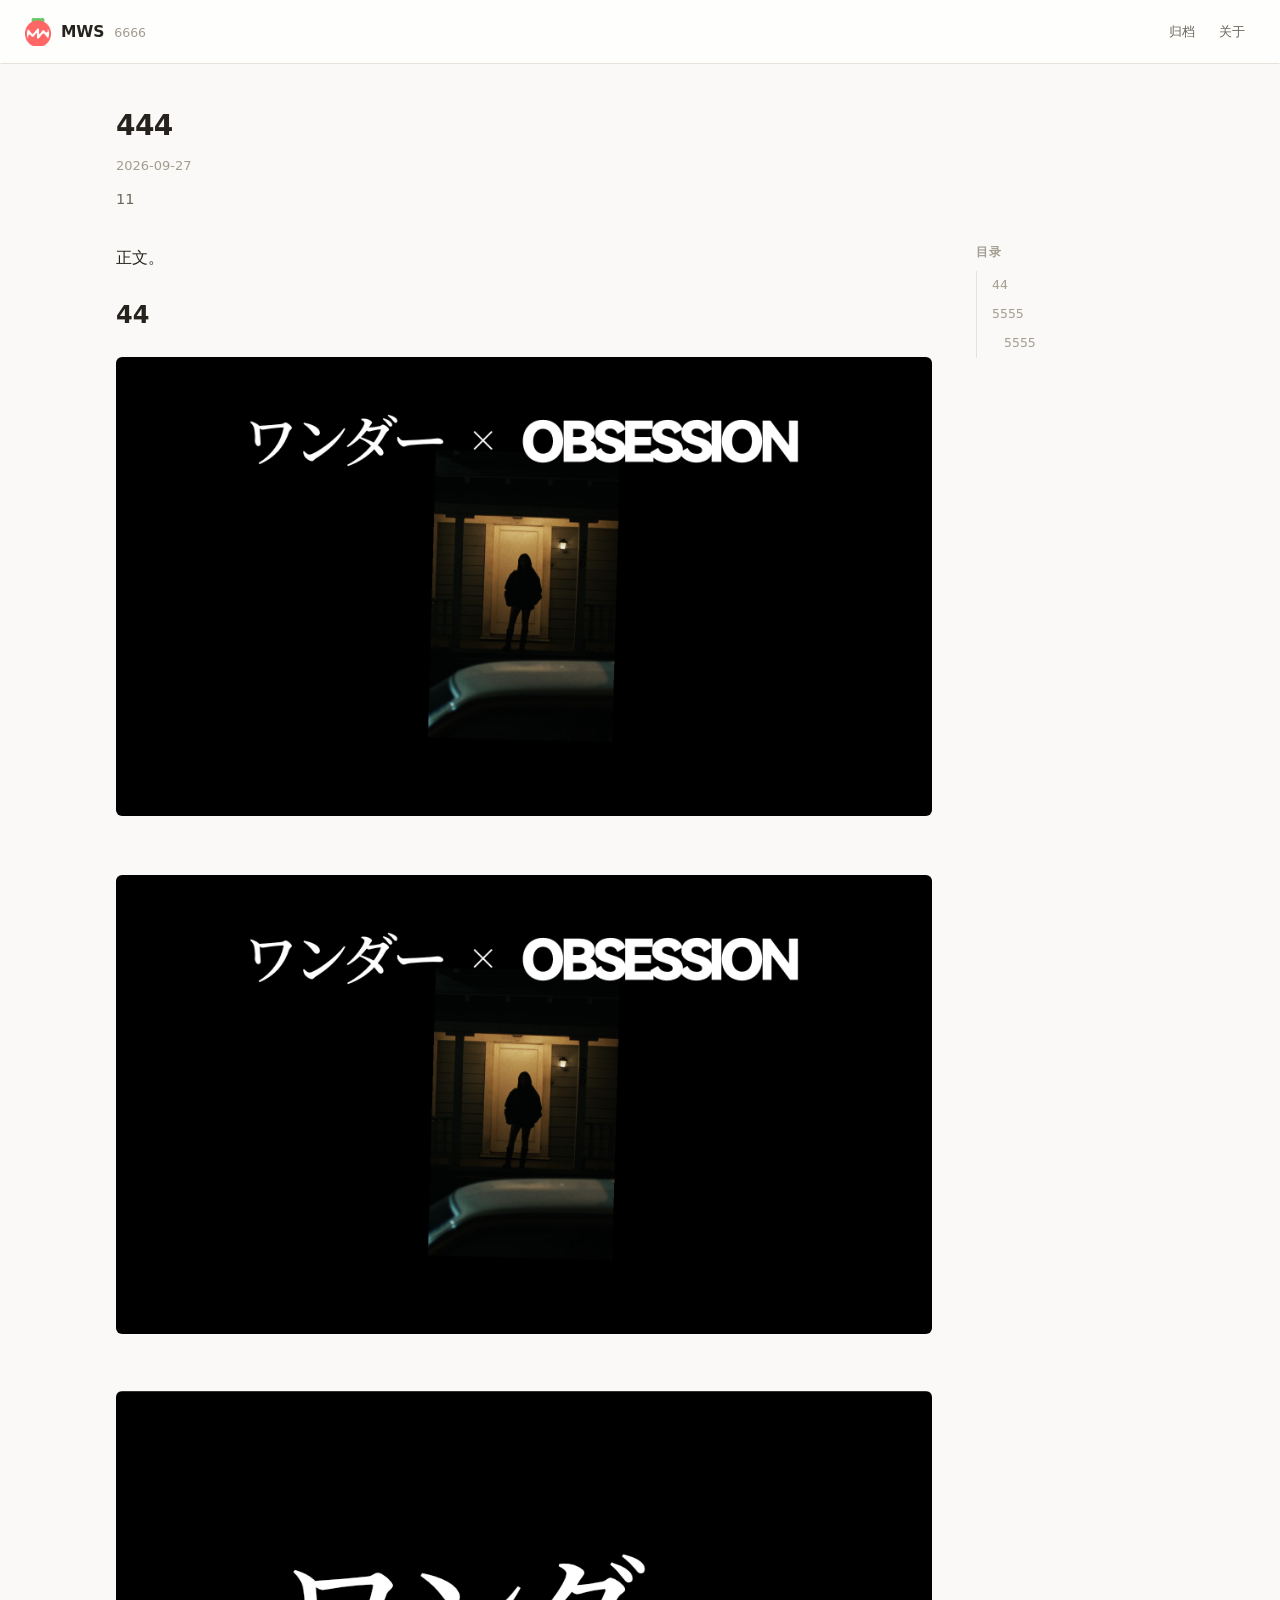
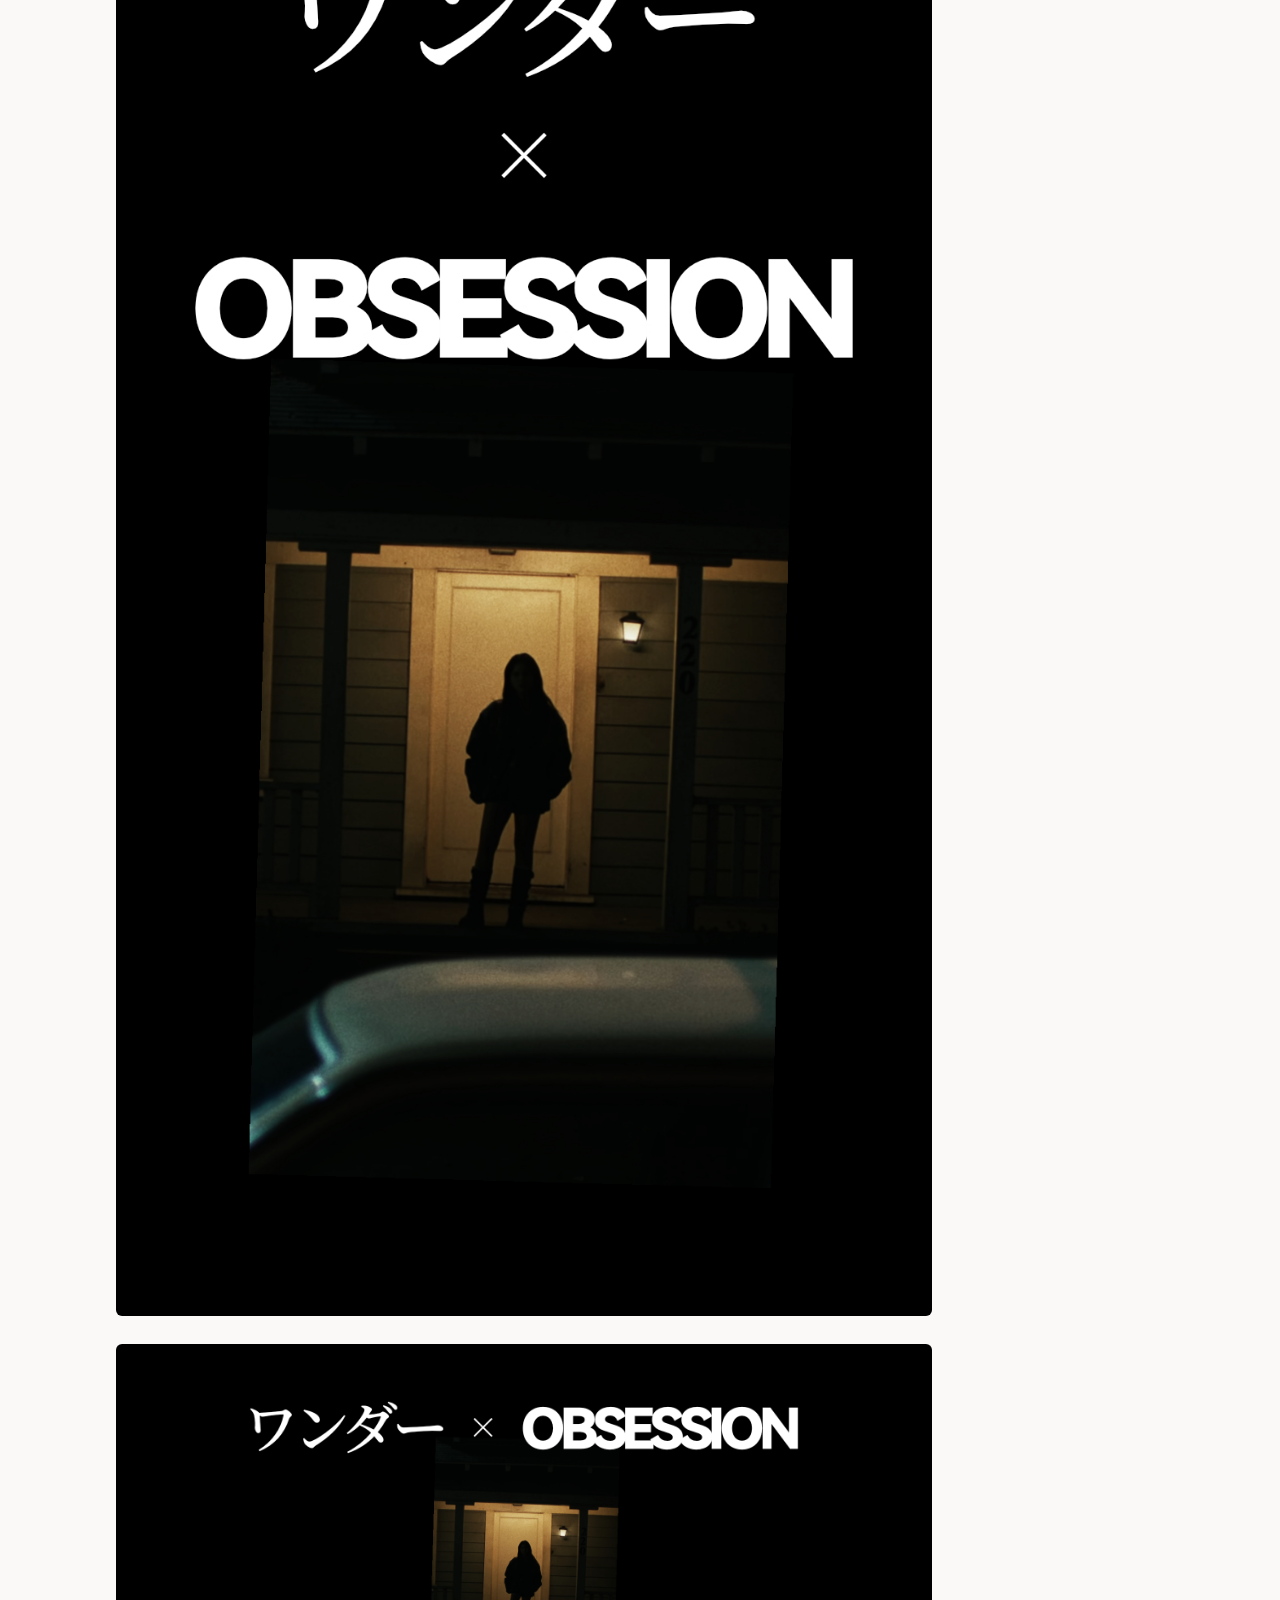
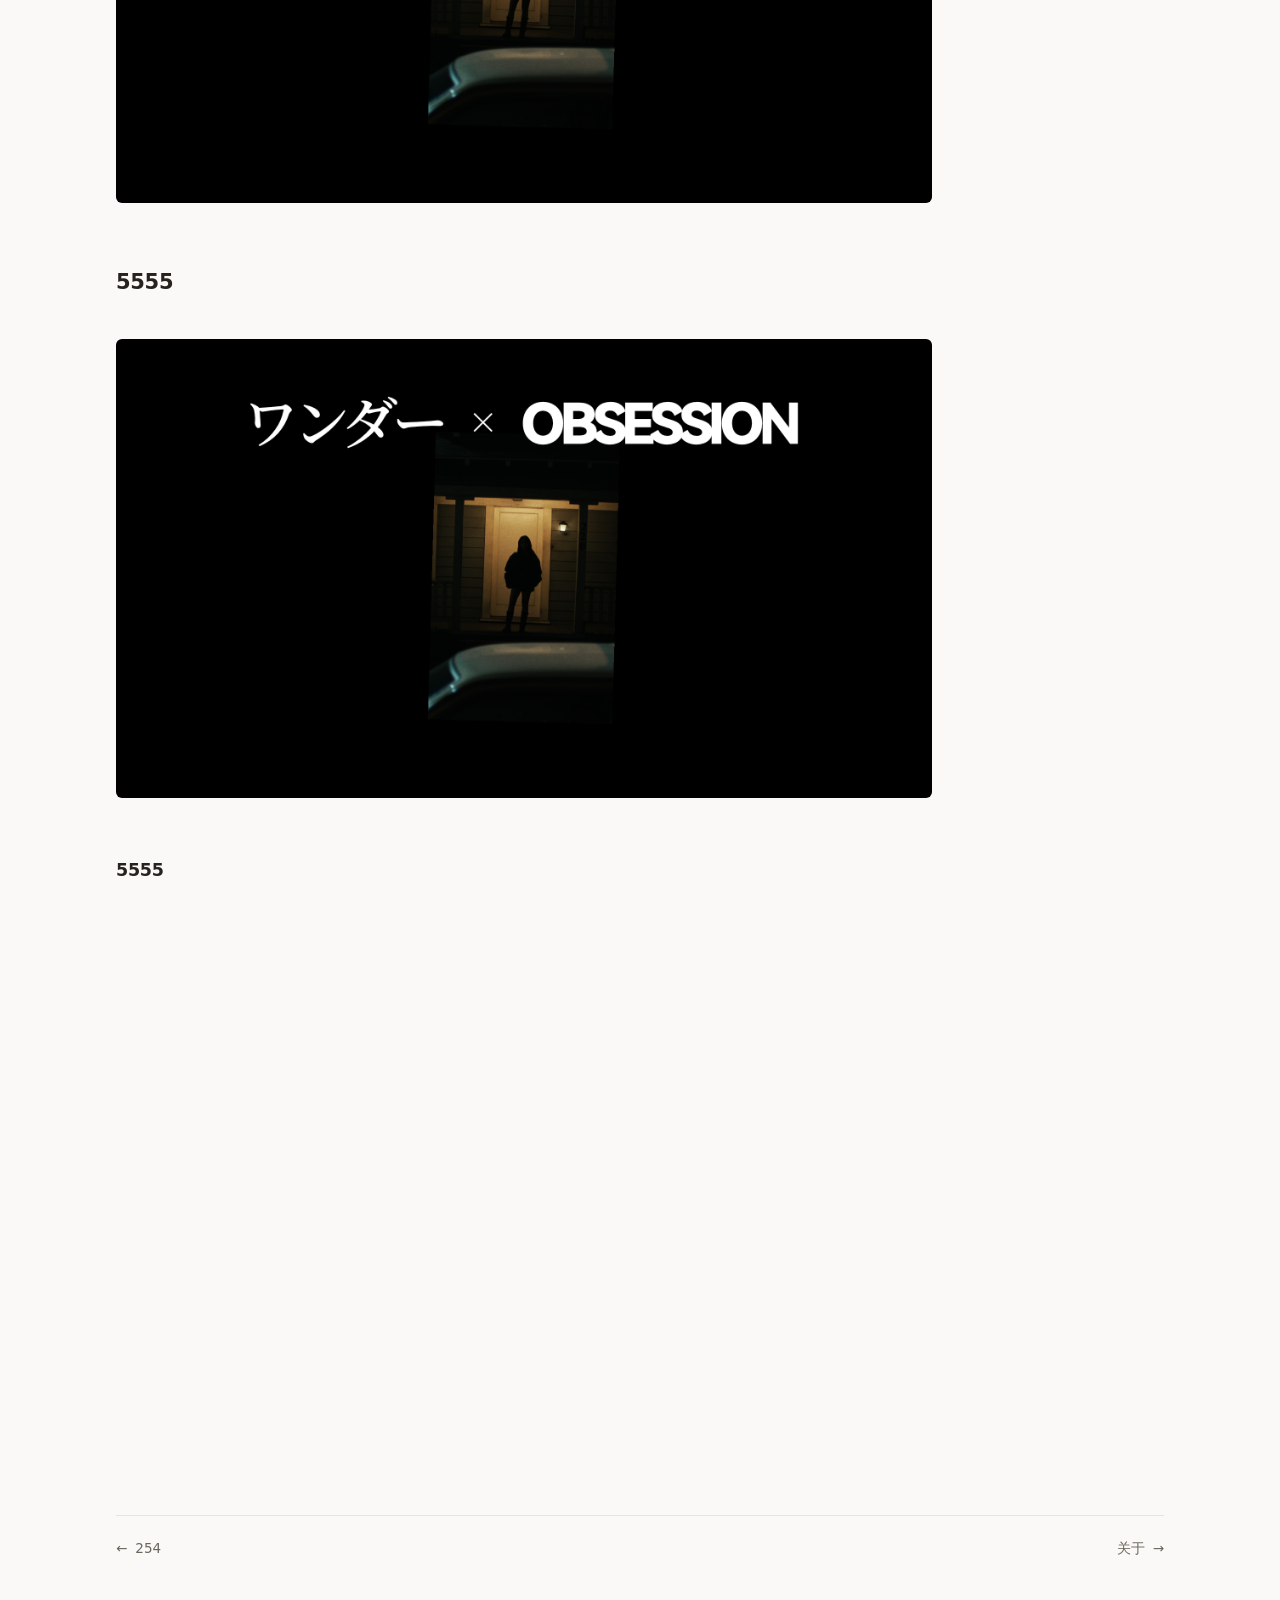
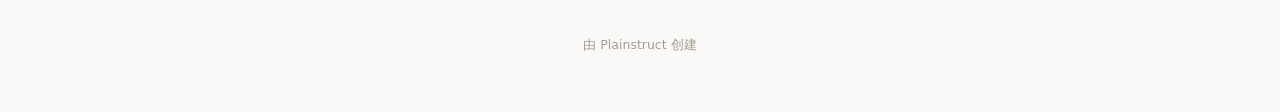
<file: 大洋.html>
<!doctype html>
<html lang="zh-CN">
<head>
  <meta charset="utf-8">
  <meta name="viewport" content="width=device-width, initial-scale=1">
  <title>444 · MWS</title>
  <meta name="description" content="6666">
  <link rel="icon" href="assets/logo.png">
  <style>
    :root {
      --ps-accent: #4a5d82;
      --ps-content-w: 860px;
      --ps-nav-columns: 3;
      --ps-cover-h: 220px;
      --ps-cover-w: 100;
      --ps-topbar-w: 1600px;
      --ps-topbar-deform-w: 380px;
      --ps-topbar-dur: 800ms;
      --ps-topbar-ease-custom: 0.23, 1, 0.32, 1;
      --ps-topbar-fill: color-mix(in srgb, #ffffff 78%, transparent);
      --ps-topbar-blur: 6px;
      --ps-home-w: 1100px;
      --ps-logo-w: 100;
      --ps-logo-h: 110;
      --ps-logo-r: 6px;
    }
  </style>
  <link rel="stylesheet" href="assets/style.css">
  <script>document.documentElement.classList.add("ps-js");</script>
</head>
  <body data-topbar-shape="药丸" data-topbar-ease="缓出" data-topbar-scroll-at="100" class="blog font-system ps-anim-rise"style="--ps-card-dur: 240ms;" data-hv-logo="无" data-hv-title="无" data-hv-nav="加深" data-shadow="轻" data-shadow-hv="深" data-hv-card="上浮" data-hv-ease="弹性" data-loading="进度条" data-cover-w="100" data-toc-style="缩进线" data-toc-hover="无">
  <div class="ps-loader" aria-hidden="true"><span class="ps-loader-spin"></span></div>
  <header class="blog-topbar">
    <a class="blog-brand" href="index.html">
      <img class="blog-logo" src="assets/logo.png" alt="MWS">
      <span class="blog-brand-text">
        <span class="blog-site-name">MWS</span>
        <span class="blog-site-desc">6666</span>
      </span>
    </a>
      <nav class="blog-nav" aria-label="站点导航">
        <a href="%E5%BD%92%E6%A1%A3/index.html">归档</a><a href="%E5%85%B3%E4%BA%8E.html">关于</a>
      </nav>
  </header>
  <main class="blog-main">
    <article class="blog-post">
      <header class="blog-post-head">
        <h1 class="blog-post-title">444</h1>
        <time class="blog-post-date">2026-09-27</time>
        <p class="blog-post-desc">11</p>
      </header>
      <div class="blog-post-cols">
        <div class="blog-post-body"><p>正文。</p>
    <h1 id="44">44</h1>
    <div align="center">
    <img src="images/%E5%B0%81%E9%9D%A2.jpg" alt="描述" width="100%">
    </div>  
    <br>
    <br>
    <p><img src="images/%E5%B0%81%E9%9D%A2.jpg" alt="描述">
    <br>
    <br></p>
    <p><img src="images/2233/%E7%AB%96%E5%B0%81%E9%9D%A2.jpg" alt="竖封面"></p>
    <center>
        <img src="images/%E5%B0%81%E9%9D%A2.jpg" alt="example">
    </center>  
    <br>
    <h2 id="5555">5555</h2>
    <br>
    <div align="center">
    <img src="images/%E5%B0%81%E9%9D%A2.jpg" alt="描述" width="100%">
    </div>  
    <br>
    <h3 id="5555-2">5555</h3>
    <br>
    <br>
    <br>
    <br>
    <br>
    <br>
    <br>
    <br>
    <br>
    <br>
    <br>
    <br>
    <br>
    <br>
    <br>
    <br>
    <br>
    <br>
    <br>
    </div>
          <aside class="blog-toc" aria-label="目录">
            <p class="blog-toc-title">目录</p>
            <ul class="blog-toc-list">
                <li class="blog-toc-item is-l1"><a href="#44">44</a></li>
                <li class="blog-toc-item is-l2"><a href="#5555">5555</a></li>
                <li class="blog-toc-item is-l3"><a href="#5555-2">5555</a></li>
            </ul>
          </aside>
      </div>
      <nav class="blog-pager">
        <a class="blog-pager-item" href="254.html"><span class="blog-pager-tag">←</span><span>254</span></a>
        <a class="blog-pager-item is-next" href="%E5%85%B3%E4%BA%8E.html"><span>关于</span><span class="blog-pager-tag">→</span></a>
      </nav>
    </article>
      <footer class="blog-footer">
        <a href="https://github.com/MogroWang/Plainstruct" target="_blank" rel="noopener">由 Plainstruct 创建</a>
      </footer>
  </main>
  <script>
    (function () {
      /* 文章页 TOC:滚动时点亮当前章节(最后一个滚过上沿 30% 处的标题) */
      var toc = document.querySelector(".blog-toc");
      if (!toc) return;
      var byId = {};
      Array.prototype.forEach.call(toc.querySelectorAll("a[href^='#']"), function (a) {
        try {
          byId[decodeURIComponent(a.getAttribute("href").slice(1))] = a;
        } catch (err) {}
      });
      var headings = Array.prototype.slice.call(
        document.querySelectorAll(".blog-post-body h2[id], .blog-post-body h3[id]")
      ).filter(function (h) { return byId[h.id]; });
      if (!headings.length) return;
      /* 目录点按:自行滚动到标题,并为吸顶顶栏留出间距
         (原生 # 锚点跳转在预览等环境不生效,且标题会被顶栏遮住) */
      toc.addEventListener("click", function (e) {
        var a = e.target && e.target.closest ? e.target.closest("a[href^='#']") : null;
        if (!a) return;
        var hash = a.getAttribute("href");
        var id = hash.slice(1);
        try { id = decodeURIComponent(id); } catch (err) {}
        var target = document.getElementById(id);
        if (!target) return;
        e.preventDefault();
        var bar = document.querySelector(".blog-topbar");
        var gap = (bar ? bar.getBoundingClientRect().height : 0) + 24;
        var reduce = window.matchMedia("(prefers-reduced-motion: reduce)").matches;
        var top = target.getBoundingClientRect().top + (window.pageYOffset || 0) - gap;
        window.scrollTo({ top: top < 0 ? 0 : top, behavior: reduce ? "auto" : "smooth" });
        if (window.history && history.replaceState) history.replaceState(null, "", hash);
      });
      var ticking = false;
      function update() {
        ticking = false;
        var line = window.innerHeight * 0.3;
        var activeId = "";
        for (var i = 0; i < headings.length; i++) {
          if (headings[i].getBoundingClientRect().top <= line) activeId = headings[i].id;
          else break;
        }
        Array.prototype.forEach.call(toc.querySelectorAll("a.current"), function (a) {
          a.classList.remove("current");
        });
        if (activeId && byId[activeId]) byId[activeId].classList.add("current");
      }
      window.addEventListener("scroll", function () {
        if (!ticking) {
          ticking = true;
          requestAnimationFrame(update);
        }
      }, { passive: true });
      update();
    })();
  </script>
  <script>
    (function () {
      var loader = document.querySelector(".ps-loader");
      if (!loader) return;
      var done = function () {
        loader.classList.add("is-done");
        window.setTimeout(function () { loader.remove(); }, 420);
      };
      if (document.readyState === "complete") done();
      else window.addEventListener("load", done);
    })();
  </script>
  <script>
    (function () {
      var tb = document.querySelector(".blog-topbar");
      if (!tb) return;
      var sync = function () {
        var at = parseInt(document.body.getAttribute("data-topbar-scroll-at") || "24", 10);
        if (!isFinite(at) || at < 0) at = 24;
        tb.classList.toggle("is-scrolled", (window.scrollY || document.documentElement.scrollTop || 0) > at);
      };
      window.addEventListener("scroll", sync, { passive: true });
      sync();
    })();
  </script>
</body>
</html>
</file>
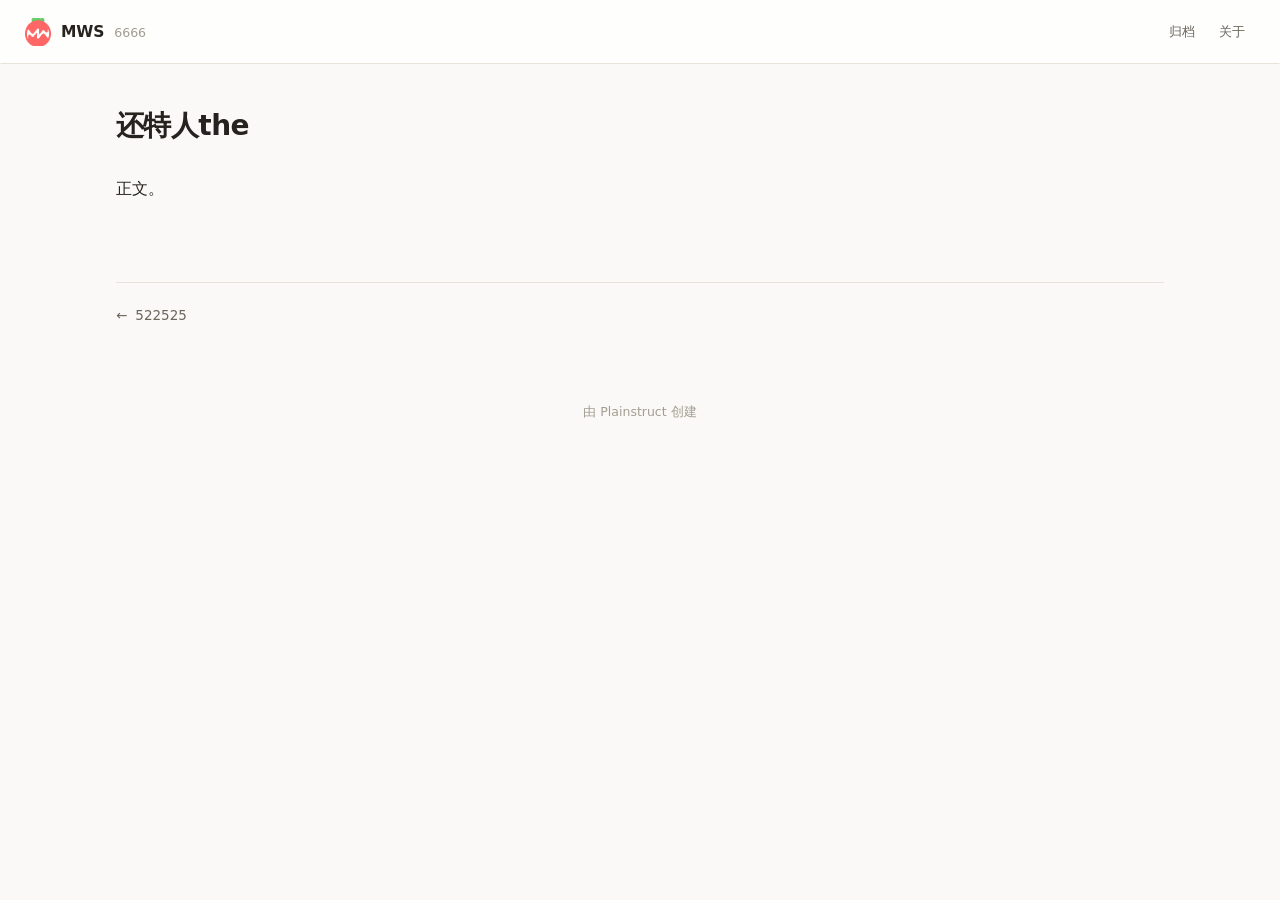
<file: 还特人the.html>
<!doctype html>
<html lang="zh-CN">
<head>
  <meta charset="utf-8">
  <meta name="viewport" content="width=device-width, initial-scale=1">
  <title>还特人the · MWS</title>
  <meta name="description" content="6666">
  <link rel="icon" href="assets/logo.png">
  <style>
    :root {
      --ps-accent: #4a5d82;
      --ps-content-w: 860px;
      --ps-nav-columns: 3;
      --ps-cover-h: 220px;
      --ps-cover-w: 100;
      --ps-topbar-w: 1600px;
      --ps-topbar-deform-w: 380px;
      --ps-topbar-dur: 800ms;
      --ps-topbar-ease-custom: 0.23, 1, 0.32, 1;
      --ps-topbar-fill: color-mix(in srgb, #ffffff 78%, transparent);
      --ps-topbar-blur: 6px;
      --ps-home-w: 1100px;
      --ps-logo-w: 100;
      --ps-logo-h: 110;
      --ps-logo-r: 6px;
    }
  </style>
  <link rel="stylesheet" href="assets/style.css">
  <script>document.documentElement.classList.add("ps-js");</script>
</head>
  <body data-topbar-shape="药丸" data-topbar-ease="缓出" data-topbar-scroll-at="100" class="blog font-system ps-anim-rise"style="--ps-card-dur: 240ms;" data-hv-logo="无" data-hv-title="无" data-hv-nav="加深" data-shadow="轻" data-shadow-hv="深" data-hv-card="上浮" data-hv-ease="弹性" data-loading="进度条" data-cover-w="100" data-toc-style="缩进线" data-toc-hover="无">
  <div class="ps-loader" aria-hidden="true"><span class="ps-loader-spin"></span></div>
  <header class="blog-topbar">
    <a class="blog-brand" href="index.html">
      <img class="blog-logo" src="assets/logo.png" alt="MWS">
      <span class="blog-brand-text">
        <span class="blog-site-name">MWS</span>
        <span class="blog-site-desc">6666</span>
      </span>
    </a>
      <nav class="blog-nav" aria-label="站点导航">
        <a href="%E5%BD%92%E6%A1%A3/index.html">归档</a><a href="%E5%85%B3%E4%BA%8E.html">关于</a>
      </nav>
  </header>
  <main class="blog-main">
    <article class="blog-post">
      <header class="blog-post-head">
        <h1 class="blog-post-title">还特人the</h1>
        
        
      </header>
      <div class="blog-post-cols">
        <div class="blog-post-body"><p>正文。</p>
    </div>
      </div>
      <nav class="blog-pager">
        <a class="blog-pager-item" href="522525.html"><span class="blog-pager-tag">←</span><span>522525</span></a>
        
      </nav>
    </article>
      <footer class="blog-footer">
        <a href="https://github.com/MogroWang/Plainstruct" target="_blank" rel="noopener">由 Plainstruct 创建</a>
      </footer>
  </main>
  <script>
    (function () {
      /* 文章页 TOC:滚动时点亮当前章节(最后一个滚过上沿 30% 处的标题) */
      var toc = document.querySelector(".blog-toc");
      if (!toc) return;
      var byId = {};
      Array.prototype.forEach.call(toc.querySelectorAll("a[href^='#']"), function (a) {
        try {
          byId[decodeURIComponent(a.getAttribute("href").slice(1))] = a;
        } catch (err) {}
      });
      var headings = Array.prototype.slice.call(
        document.querySelectorAll(".blog-post-body h2[id], .blog-post-body h3[id]")
      ).filter(function (h) { return byId[h.id]; });
      if (!headings.length) return;
      /* 目录点按:自行滚动到标题,并为吸顶顶栏留出间距
         (原生 # 锚点跳转在预览等环境不生效,且标题会被顶栏遮住) */
      toc.addEventListener("click", function (e) {
        var a = e.target && e.target.closest ? e.target.closest("a[href^='#']") : null;
        if (!a) return;
        var hash = a.getAttribute("href");
        var id = hash.slice(1);
        try { id = decodeURIComponent(id); } catch (err) {}
        var target = document.getElementById(id);
        if (!target) return;
        e.preventDefault();
        var bar = document.querySelector(".blog-topbar");
        var gap = (bar ? bar.getBoundingClientRect().height : 0) + 24;
        var reduce = window.matchMedia("(prefers-reduced-motion: reduce)").matches;
        var top = target.getBoundingClientRect().top + (window.pageYOffset || 0) - gap;
        window.scrollTo({ top: top < 0 ? 0 : top, behavior: reduce ? "auto" : "smooth" });
        if (window.history && history.replaceState) history.replaceState(null, "", hash);
      });
      var ticking = false;
      function update() {
        ticking = false;
        var line = window.innerHeight * 0.3;
        var activeId = "";
        for (var i = 0; i < headings.length; i++) {
          if (headings[i].getBoundingClientRect().top <= line) activeId = headings[i].id;
          else break;
        }
        Array.prototype.forEach.call(toc.querySelectorAll("a.current"), function (a) {
          a.classList.remove("current");
        });
        if (activeId && byId[activeId]) byId[activeId].classList.add("current");
      }
      window.addEventListener("scroll", function () {
        if (!ticking) {
          ticking = true;
          requestAnimationFrame(update);
        }
      }, { passive: true });
      update();
    })();
  </script>
  <script>
    (function () {
      var loader = document.querySelector(".ps-loader");
      if (!loader) return;
      var done = function () {
        loader.classList.add("is-done");
        window.setTimeout(function () { loader.remove(); }, 420);
      };
      if (document.readyState === "complete") done();
      else window.addEventListener("load", done);
    })();
  </script>
  <script>
    (function () {
      var tb = document.querySelector(".blog-topbar");
      if (!tb) return;
      var sync = function () {
        var at = parseInt(document.body.getAttribute("data-topbar-scroll-at") || "24", 10);
        if (!isFinite(at) || at < 0) at = 24;
        tb.classList.toggle("is-scrolled", (window.scrollY || document.documentElement.scrollTop || 0) > at);
      };
      window.addEventListener("scroll", sync, { passive: true });
      sync();
    })();
  </script>
</body>
</html>
</file>
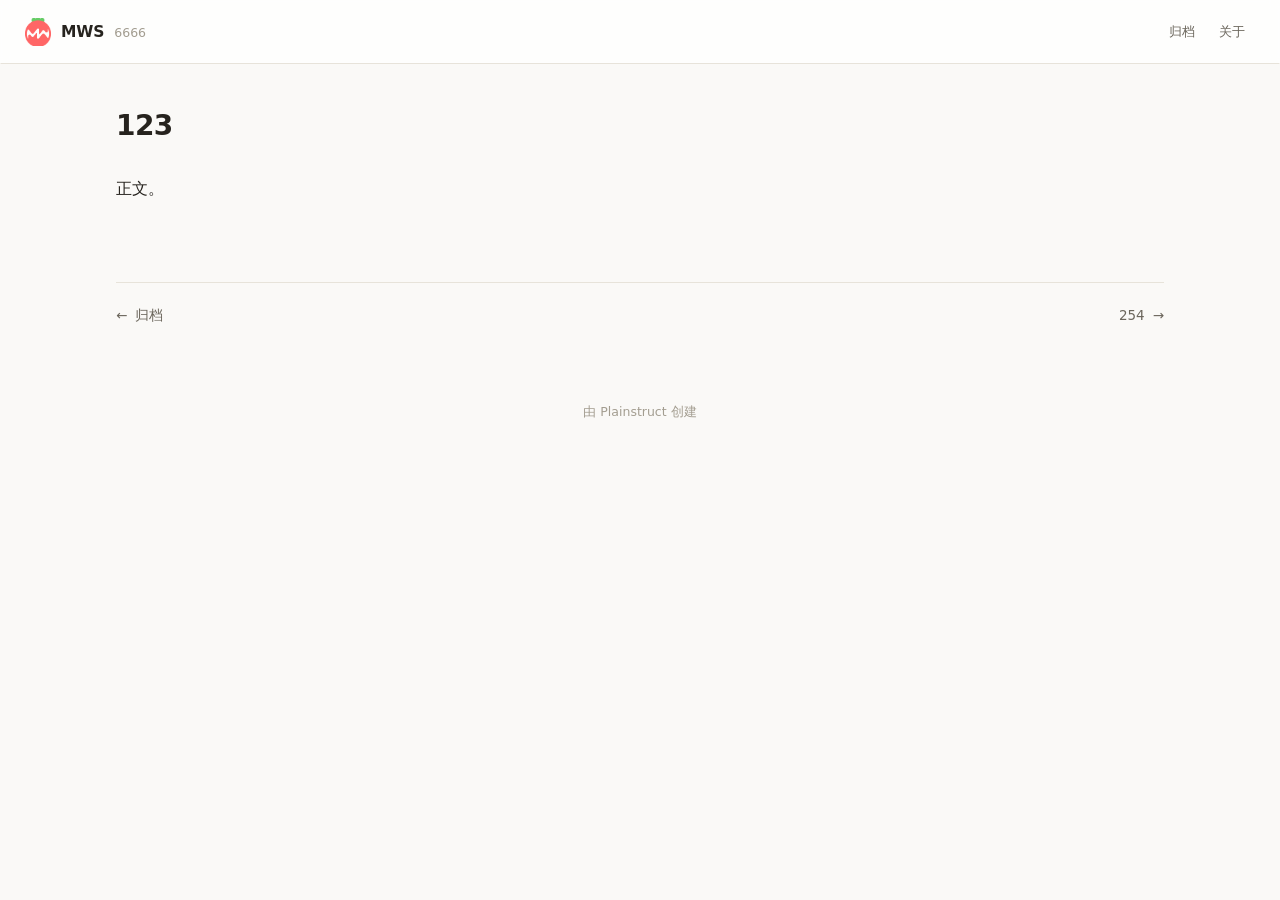
<file: 归档/123.html>
<!doctype html>
<html lang="zh-CN">
<head>
  <meta charset="utf-8">
  <meta name="viewport" content="width=device-width, initial-scale=1">
  <title>123 · MWS</title>
  <meta name="description" content="6666">
  <link rel="icon" href="../assets/logo.png">
  <style>
    :root {
      --ps-accent: #4a5d82;
      --ps-content-w: 860px;
      --ps-nav-columns: 3;
      --ps-cover-h: 220px;
      --ps-cover-w: 100;
      --ps-topbar-w: 1600px;
      --ps-topbar-deform-w: 380px;
      --ps-topbar-dur: 800ms;
      --ps-topbar-ease-custom: 0.23, 1, 0.32, 1;
      --ps-topbar-fill: color-mix(in srgb, #ffffff 78%, transparent);
      --ps-topbar-blur: 6px;
      --ps-home-w: 1100px;
      --ps-logo-w: 100;
      --ps-logo-h: 110;
      --ps-logo-r: 6px;
    }
  </style>
  <link rel="stylesheet" href="../assets/style.css">
  <script>document.documentElement.classList.add("ps-js");</script>
</head>
  <body data-topbar-shape="药丸" data-topbar-ease="缓出" data-topbar-scroll-at="100" class="blog font-system ps-anim-rise"style="--ps-card-dur: 240ms;" data-hv-logo="无" data-hv-title="无" data-hv-nav="加深" data-shadow="轻" data-shadow-hv="深" data-hv-card="上浮" data-hv-ease="弹性" data-loading="进度条" data-cover-w="100" data-toc-style="缩进线" data-toc-hover="无">
  <div class="ps-loader" aria-hidden="true"><span class="ps-loader-spin"></span></div>
  <header class="blog-topbar">
    <a class="blog-brand" href="../index.html">
      <img class="blog-logo" src="../assets/logo.png" alt="MWS">
      <span class="blog-brand-text">
        <span class="blog-site-name">MWS</span>
        <span class="blog-site-desc">6666</span>
      </span>
    </a>
      <nav class="blog-nav" aria-label="站点导航">
        <a href="index.html">归档</a><a href="../%E5%85%B3%E4%BA%8E.html">关于</a>
      </nav>
  </header>
  <main class="blog-main">
    <article class="blog-post">
      <header class="blog-post-head">
        <h1 class="blog-post-title">123</h1>
        
        
      </header>
      <div class="blog-post-cols">
        <div class="blog-post-body"><p>正文。</p>
    </div>
      </div>
      <nav class="blog-pager">
        <a class="blog-pager-item" href="index.html"><span class="blog-pager-tag">←</span><span>归档</span></a>
        <a class="blog-pager-item is-next" href="../254.html"><span>254</span><span class="blog-pager-tag">→</span></a>
      </nav>
    </article>
      <footer class="blog-footer">
        <a href="https://github.com/MogroWang/Plainstruct" target="_blank" rel="noopener">由 Plainstruct 创建</a>
      </footer>
  </main>
  <script>
    (function () {
      /* 文章页 TOC:滚动时点亮当前章节(最后一个滚过上沿 30% 处的标题) */
      var toc = document.querySelector(".blog-toc");
      if (!toc) return;
      var byId = {};
      Array.prototype.forEach.call(toc.querySelectorAll("a[href^='#']"), function (a) {
        try {
          byId[decodeURIComponent(a.getAttribute("href").slice(1))] = a;
        } catch (err) {}
      });
      var headings = Array.prototype.slice.call(
        document.querySelectorAll(".blog-post-body h2[id], .blog-post-body h3[id]")
      ).filter(function (h) { return byId[h.id]; });
      if (!headings.length) return;
      /* 目录点按:自行滚动到标题,并为吸顶顶栏留出间距
         (原生 # 锚点跳转在预览等环境不生效,且标题会被顶栏遮住) */
      toc.addEventListener("click", function (e) {
        var a = e.target && e.target.closest ? e.target.closest("a[href^='#']") : null;
        if (!a) return;
        var hash = a.getAttribute("href");
        var id = hash.slice(1);
        try { id = decodeURIComponent(id); } catch (err) {}
        var target = document.getElementById(id);
        if (!target) return;
        e.preventDefault();
        var bar = document.querySelector(".blog-topbar");
        var gap = (bar ? bar.getBoundingClientRect().height : 0) + 24;
        var reduce = window.matchMedia("(prefers-reduced-motion: reduce)").matches;
        var top = target.getBoundingClientRect().top + (window.pageYOffset || 0) - gap;
        window.scrollTo({ top: top < 0 ? 0 : top, behavior: reduce ? "auto" : "smooth" });
        if (window.history && history.replaceState) history.replaceState(null, "", hash);
      });
      var ticking = false;
      function update() {
        ticking = false;
        var line = window.innerHeight * 0.3;
        var activeId = "";
        for (var i = 0; i < headings.length; i++) {
          if (headings[i].getBoundingClientRect().top <= line) activeId = headings[i].id;
          else break;
        }
        Array.prototype.forEach.call(toc.querySelectorAll("a.current"), function (a) {
          a.classList.remove("current");
        });
        if (activeId && byId[activeId]) byId[activeId].classList.add("current");
      }
      window.addEventListener("scroll", function () {
        if (!ticking) {
          ticking = true;
          requestAnimationFrame(update);
        }
      }, { passive: true });
      update();
    })();
  </script>
  <script>
    (function () {
      var loader = document.querySelector(".ps-loader");
      if (!loader) return;
      var done = function () {
        loader.classList.add("is-done");
        window.setTimeout(function () { loader.remove(); }, 420);
      };
      if (document.readyState === "complete") done();
      else window.addEventListener("load", done);
    })();
  </script>
  <script>
    (function () {
      var tb = document.querySelector(".blog-topbar");
      if (!tb) return;
      var sync = function () {
        var at = parseInt(document.body.getAttribute("data-topbar-scroll-at") || "24", 10);
        if (!isFinite(at) || at < 0) at = 24;
        tb.classList.toggle("is-scrolled", (window.scrollY || document.documentElement.scrollTop || 0) > at);
      };
      window.addEventListener("scroll", sync, { passive: true });
      sync();
    })();
  </script>
</body>
</html>
</file>
<file: assets/style.css>
/* 素记 -- 博客浅色:纸面素栏,文章为流,日期为记。层级靠字重与留白,一个强调色点到即止。 */

* {
  box-sizing: border-box;
}

html {
  -webkit-text-size-adjust: 100%;
}

:root {
  --ps-bg: #faf9f7;
  --ps-surface: #ffffff;
  --ps-ink: #26231e;
  --ps-ink-2: #6b665c;
  --ps-ink-3: #a39d90;
  --ps-line: #e7e3da;
  --ps-code-bg: #f1efe9;
  --ps-on-accent: #ffffff;
  --ps-topbar-h: 64px;
  --ps-font-serif: Georgia, "Times New Roman", "Songti SC", "Noto Serif CJK SC", "SimSun", serif;
  --ps-font-mono: ui-monospace, SFMono-Regular, Menlo, Consolas, "Liberation Mono", monospace;
}

body {
  margin: 0;
  font-family: system-ui, -apple-system, "Segoe UI", Roboto, "PingFang SC", "Hiragino Sans GB", "Microsoft YaHei", sans-serif;
  font-size: 16px;
  line-height: 1.85;
  color: var(--ps-ink);
  background: var(--ps-bg);
  -webkit-font-smoothing: antialiased;
}

/* 正文字体切换:layout 按 bodyFont 写入 class,custom 时在 body 上注入 --ps-font-body */
body.font-system {
  font-family: system-ui, -apple-system, "Segoe UI", Roboto, "PingFang SC", "Hiragino Sans GB", "Microsoft YaHei", sans-serif;
}

body.font-serif {
  font-family: var(--ps-font-serif);
}

body.font-mono {
  font-family: var(--ps-font-mono);
}

body.font-custom {
  font-family: var(--ps-font-body, system-ui, sans-serif);
}

/* ---------- 顶栏:半透明材质,内容从其下滚过 ---------- */

.blog-topbar {
  position: sticky;
  top: 0;
  z-index: 10;
  display: flex;
  align-items: center;
  gap: 24px;
  max-width: var(--ps-topbar-w, 916px);
  margin: 0 auto;
  padding: 0 24px;
  height: var(--ps-topbar-h);
  background: var(--ps-bg);
  background: var(--ps-topbar-fill, color-mix(in srgb, var(--ps-bg) 82%, transparent));
  -webkit-backdrop-filter: blur(var(--ps-topbar-blur, 14px)) saturate(150%);
  backdrop-filter: blur(var(--ps-topbar-blur, 14px)) saturate(150%);
  border: 1px solid transparent;
  border-bottom-color: var(--ps-line);
  box-shadow: 0 0 0 0 rgba(0, 0, 0, 0);
}

@media (prefers-reduced-transparency: reduce) {
  .blog-topbar {
    background: var(--ps-bg);
    -webkit-backdrop-filter: none;
    backdrop-filter: none;
  }
}

.blog-brand {
  display: flex;
  align-items: center;
  gap: 10px;
  min-width: 0;
  text-decoration: none;
  color: inherit;
}

.blog-brand:active {
  opacity: 0.75;
}

.blog-logo {
  width: 26px;
  height: 26px;
  border-radius: 6px;
  object-fit: cover;
}

.blog-brand-text {
  display: flex;
  align-items: baseline;
  gap: 10px;
  min-width: 0;
}

.blog-site-name {
  font-size: 15.5px;
  font-weight: 650;
  letter-spacing: -0.01em;
  white-space: nowrap;
}

.blog-site-desc {
  overflow: hidden;
  font-size: 12.5px;
  color: var(--ps-ink-3);
  text-overflow: ellipsis;
  white-space: nowrap;
}

.blog-nav {
  display: flex;
  flex: 1;
  justify-content: flex-end;
  gap: 4px;
  min-width: 0;
  overflow-x: auto;
  font-size: 13px;
  scrollbar-width: none;
}

.blog-nav::-webkit-scrollbar {
  display: none;
}

.blog-nav a {
  flex-shrink: 0;
  padding: 4px 10px;
  border-radius: 6px;
  color: var(--ps-ink-2);
  text-decoration: none;
  transition: color 140ms ease;
}

body:not([data-hv-nav="无"]) .blog-nav a:hover {
  color: var(--ps-ink);
}

.blog-nav a.current {
  color: var(--ps-accent);
}

/* ---------- 布局 ---------- */

.blog-main {
  max-width: calc(var(--ps-content-w) + 236px);
  margin: 0 auto;
  padding: 0 24px 56px;
}

/* ---------- 首页:卡片式文章流 ---------- */

.blog-home {
  width: 100%;
  max-width: var(--ps-home-w, calc(var(--ps-content-w) + 236px));
  margin-right: auto;
  margin-left: auto;
  padding-top: 40px;
}

.blog-home-body {
  margin-bottom: 28px;
}

.blog-home-body > :first-child {
  margin-top: 0;
}

.blog-home-body > :last-child {
  margin-bottom: 0;
}

.blog-stream {
  display: grid;
  grid-template-columns: repeat(var(--ps-nav-columns, 1), 1fr);
  gap: 14px;
  margin-top: 34px;
  align-items: start;
}

.blog-entry {
  position: relative;
  padding: 18px 22px 20px;
  border: 1px solid var(--ps-line);
  border-radius: 12px;
  background: var(--ps-surface);
  transition: border-color 160ms ease;
}

.blog-entry:hover {
  border-color: color-mix(in srgb, var(--ps-accent) 42%, var(--ps-line));
}

.blog-entry-date {
  display: block;
  margin: 0 0 3px;
  font-size: 12.5px;
  color: var(--ps-ink-3);
  font-variant-numeric: tabular-nums;
}

.blog-entry-title {
  margin: 0;
  font-size: 17.5px;
  font-weight: 600;
  letter-spacing: -0.01em;
  line-height: 1.5;
}

.blog-entry-title a {
  color: inherit;
  text-decoration: none;
  transition: color 140ms ease;
}

/* stretched link:标题链接铺满整卡,整卡可点 */
.blog-entry-title a::after {
  content: "";
  position: absolute;
  inset: 0;
  border-radius: inherit;
}

.blog-entry:hover .blog-entry-title a {
  color: var(--ps-accent);
}

.blog-entry-title a:active {
  opacity: 0.7;
}

.blog-entry-desc {
  margin: 6px 0 0;
  font-size: 14px;
  line-height: 1.75;
  color: var(--ps-ink-2);
}

/* ---------- 分页 ---------- */

.blog-pagination {
  display: flex;
  align-items: center;
  justify-content: space-between;
  gap: 12px;
  margin-top: 30px;
  font-size: 13px;
}

.blog-page-nums {
  display: flex;
  gap: 4px;
}

.blog-page-num {
  display: inline-flex;
  align-items: center;
  justify-content: center;
  min-width: 30px;
  height: 30px;
  padding: 0 6px;
  border-radius: 8px;
  color: var(--ps-ink-2);
  font-variant-numeric: tabular-nums;
  text-decoration: none;
  transition: background-color 140ms ease, color 140ms ease;
}

a.blog-page-num:hover {
  background: var(--ps-code-bg);
  color: var(--ps-ink);
}

.blog-page-num.is-current {
  background: var(--ps-accent);
  color: var(--ps-on-accent);
  font-weight: 600;
}

.blog-page-step {
  flex-shrink: 0;
  color: var(--ps-ink-2);
  text-decoration: none;
  transition: color 140ms ease;
}

a.blog-page-step:hover {
  color: var(--ps-accent);
}

a.blog-page-step:active {
  opacity: 0.7;
}

.blog-page-step.is-disabled {
  opacity: 0.4;
}

/* ---------- 文章页 ---------- */

.blog-post {
  padding-top: 44px;
}

.blog-post-title {
  margin: 0;
  font-size: 28px;
  font-weight: 700;
  letter-spacing: -0.02em;
  line-height: 1.3;
}

.blog-post-date {
  display: block;
  margin-top: 10px;
  font-size: 13px;
  color: var(--ps-ink-3);
  font-variant-numeric: tabular-nums;
}

.blog-post-desc {
  margin: 8px 0 0;
  font-size: 14.5px;
  color: var(--ps-ink-2);
}

.blog-post-cols {
  display: grid;
  grid-template-columns: minmax(0, 1fr) 188px;
  gap: 44px;
  margin-top: 30px;
}

@media (max-width: 960px) {
  .blog-post-cols {
    grid-template-columns: minmax(0, 1fr);
  }

  .blog-toc {
    display: none;
  }
}

/* ---------- TOC:正文右侧,随滚动点亮 ---------- */

.blog-toc {
  position: sticky;
  top: calc(var(--ps-topbar-h) + 30px);
  align-self: start;
  max-height: calc(100vh - var(--ps-topbar-h) - 60px);
  overflow-y: auto;
  font-size: 12.5px;
  line-height: 1.5;
}

.blog-toc-title {
  margin: 0;
  font-size: 12px;
  font-weight: 600;
  letter-spacing: 0.06em;
  color: var(--ps-ink-3);
}

.blog-toc-list {
  margin: 10px 0 0;
  padding: 0;
  list-style: none;
  border-left: 1px solid var(--ps-line);
}

.blog-toc-item a {
  display: block;
  margin-left: -1px;
  padding: 5px 8px 5px 14px;
  border-left: 2px solid transparent;
  color: var(--ps-ink-3);
  text-decoration: none;
  transition: color 140ms ease, border-color 140ms ease;
}

.blog-toc-item.is-l3 a {
  padding-left: 26px;
}

.blog-toc-item a:hover {
  color: var(--ps-ink);
}

.blog-toc-item a.current {
  border-left-color: var(--ps-accent);
  color: var(--ps-accent);
}

/* ---------- 正文元素 ---------- */

.blog-post-body h2,
.blog-post-body h3,
.blog-post-body h4,
.blog-post-body h5,
.blog-post-body h6,
.blog-home-body h1,
.blog-home-body h2,
.blog-home-body h3 {
  margin: 1.7em 0 0.6em;
  font-weight: 650;
  line-height: 1.4;
  letter-spacing: -0.015em;
}

.blog-post-body h2,
.blog-home-body h2 {
  font-size: 21px;
}

.blog-post-body h3,
.blog-home-body h3 {
  font-size: 17.5px;
}

.blog-post-body h4,
.blog-post-body h5,
.blog-post-body h6,
.blog-home-body h4 {
  font-size: 15.5px;
}

.blog-post-body p,
.blog-post-body ul,
.blog-post-body ol,
.blog-post-body blockquote,
.blog-post-body pre,
.blog-post-body table,
.blog-home-body p,
.blog-home-body ul,
.blog-home-body ol,
.blog-home-body blockquote,
.blog-home-body pre,
.blog-home-body table {
  margin: 0 0 1.1em;
}

.blog-post-body a,
.blog-home-body a {
  color: var(--ps-accent);
  text-decoration: underline;
  text-decoration-color: color-mix(in srgb, var(--ps-accent) 38%, transparent);
  text-underline-offset: 3px;
  transition: text-decoration-color 140ms ease;
}

.blog-post-body a:hover,
.blog-home-body a:hover {
  text-decoration-color: var(--ps-accent);
}

.blog-post-body img,
.blog-home-body img {
  max-width: 100%;
  border-radius: 6px;
}

.blog-post-body hr,
.blog-home-body hr {
  margin: 2em 0;
  border: none;
  border-top: 1px solid var(--ps-line);
}

.blog-post-body blockquote,
.blog-home-body blockquote {
  padding: 2px 0 2px 18px;
  border-left: 3px solid var(--ps-line);
  color: var(--ps-ink-2);
}

.blog-post-body blockquote > :last-child,
.blog-home-body blockquote > :last-child {
  margin-bottom: 0;
}

.blog-post-body code,
.blog-home-body code {
  padding: 2px 6px;
  border-radius: 5px;
  background: var(--ps-code-bg);
  color: var(--ps-ink);
  font-family: var(--ps-font-mono);
  font-size: 0.86em;
}

.blog-post-body pre,
.blog-home-body pre {
  padding: 16px 18px;
  border-radius: 10px;
  background: var(--ps-code-bg);
  overflow-x: auto;
  line-height: 1.7;
}

.blog-post-body pre code,
.blog-home-body pre code {
  padding: 0;
  border-radius: 0;
  background: none;
  font-size: 13px;
}

.blog-post-body table,
.blog-home-body table {
  width: 100%;
  border-collapse: collapse;
  font-size: 14px;
}

.blog-post-body th,
.blog-post-body td,
.blog-home-body th,
.blog-home-body td {
  padding: 8px 12px;
  border: 1px solid var(--ps-line);
  text-align: left;
}

.blog-post-body th,
.blog-home-body th {
  background: var(--ps-code-bg);
  font-weight: 600;
}

.blog-post-body input.task-item,
.blog-home-body input.task-item {
  margin-right: 6px;
  accent-color: var(--ps-accent);
}

.blog-post-body li.task-list-item,
.blog-home-body li.task-list-item {
  list-style: none;
}

/* ---------- 代码高亮(GitHub 配色) ---------- */

.hljs-comment,
.hljs-quote {
  color: #6e7781;
  font-style: italic;
}

.hljs-keyword,
.hljs-selector-tag,
.hljs-literal {
  color: #cf222e;
}

.hljs-string,
.hljs-attr,
.hljs-addition {
  color: #0a3069;
}

.hljs-number,
.hljs-symbol,
.hljs-bullet {
  color: #0550ae;
}

.hljs-title,
.hljs-section,
.hljs-name {
  color: #953800;
}

.hljs-built_in,
.hljs-type {
  color: #8250df;
}

.hljs-meta,
.hljs-deletion {
  color: #82071e;
}

/* ---------- 翻页 ---------- */

.blog-pager {
  display: flex;
  justify-content: space-between;
  gap: 16px;
  margin-top: 60px;
  padding-top: 20px;
  border-top: 1px solid var(--ps-line);
}

.blog-pager-item {
  display: inline-flex;
  align-items: center;
  gap: 8px;
  max-width: 48%;
  font-size: 13.5px;
  color: var(--ps-ink-2);
  text-decoration: none;
  transition: color 140ms ease;
}

.blog-pager-item:hover {
  color: var(--ps-accent);
}

.blog-pager-item:active {
  opacity: 0.7;
}

.blog-pager-item.is-next {
  margin-left: auto;
  text-align: right;
}

.blog-pager-item span:last-child {
  overflow: hidden;
  text-overflow: ellipsis;
  white-space: nowrap;
}

/* ---------- 底部 ---------- */

.blog-footer {
  margin-top: 72px;
  font-size: 12.5px;
  color: var(--ps-ink-3);
  text-align: center;
}

.blog-footer a {
  color: inherit;
  text-decoration: none;
}

.blog-footer a:hover {
  color: var(--ps-ink-2);
}

/* ---------- 页面过渡动画 ---------- */

.ps-anim-fade .blog-main {
  animation: ps-page-fade 380ms cubic-bezier(0.23, 1, 0.32, 1) both;
}

.ps-anim-rise .blog-main {
  animation: ps-page-rise 480ms cubic-bezier(0.23, 1, 0.32, 1) both;
}

.ps-anim-zoom .blog-main {
  animation: ps-page-zoom 460ms cubic-bezier(0.23, 1, 0.32, 1) both;
}

.ps-anim-slide .blog-main {
  animation: ps-page-slide 460ms cubic-bezier(0.23, 1, 0.32, 1) both;
}

.ps-anim-spring .blog-main {
  animation: ps-page-spring 620ms cubic-bezier(0.34, 1.42, 0.5, 1) both;
}

.ps-anim-blur .blog-main {
  animation: ps-page-blur 480ms cubic-bezier(0.23, 1, 0.32, 1) both;
}

.ps-anim-flip .blog-main {
  animation: ps-page-flip 560ms cubic-bezier(0.23, 1, 0.32, 1) both;
  transform-origin: 50% 0;
}

.ps-anim-wipe .blog-main {
  animation: ps-page-wipe 520ms cubic-bezier(0.23, 1, 0.32, 1) both;
}

@keyframes ps-page-fade {
  from {
    opacity: 0;
  }
  to {
    opacity: 1;
  }
}

@keyframes ps-page-rise {
  from {
    opacity: 0;
    transform: translateY(14px);
  }
  to {
    opacity: 1;
    transform: none;
  }
}

@keyframes ps-page-zoom {
  from {
    opacity: 0;
    transform: scale(0.975);
  }
  to {
    opacity: 1;
    transform: none;
  }
}

@keyframes ps-page-slide {
  from {
    opacity: 0;
    transform: translateX(24px);
  }
  to {
    opacity: 1;
    transform: none;
  }
}

@keyframes ps-page-spring {
  from {
    opacity: 0;
    transform: translateY(18px) scale(0.985);
  }
  to {
    opacity: 1;
    transform: none;
  }
}

@keyframes ps-page-blur {
  from {
    opacity: 0;
    filter: blur(6px);
  }
  to {
    opacity: 1;
    filter: none;
  }
}

@keyframes ps-page-flip {
  from {
    opacity: 0;
    transform: perspective(1200px) rotateX(-7deg);
  }
  to {
    opacity: 1;
    transform: none;
  }
}

@keyframes ps-page-wipe {
  from {
    opacity: 0;
    clip-path: inset(0 0 100% 0);
  }
  to {
    opacity: 1;
    clip-path: inset(0 0 0 0);
  }
}

@media (prefers-reduced-motion: reduce) {
  .ps-anim-fade .blog-main,
  .ps-anim-rise .blog-main,
  .ps-anim-zoom .blog-main,
  .ps-anim-slide .blog-main,
  .ps-anim-spring .blog-main,
  .ps-anim-blur .blog-main,
  .ps-anim-flip .blog-main,
  .ps-anim-wipe .blog-main {
    animation: none;
  }
}

/* ---------- 响应式 ---------- */

@media (max-width: 640px) {
  .blog-topbar {
    gap: 14px;
    padding: 0 16px;
  }

  .blog-site-desc {
    display: none;
  }

  .blog-main {
    padding: 0 16px 48px;
  }

  .blog-home {
    padding-top: 28px;
  }

  .blog-post {
    padding-top: 32px;
  }

  .blog-post-title {
    font-size: 23px;
  }
}

/* 文章流封面图:出血至卡片边缘,上圆角与卡片一致 */
.blog-entry-cover {
  display: block;
  margin: -18px -22px 16px;
  border-radius: 11px 11px 0 0;
  overflow: hidden;
}
.blog-entry-cover img {
  display: block;
  width: 100%;
  height: var(--ps-cover-h, 220px);
  object-fit: cover;
}

/* 未设置封面的文章:文档图标占位(正文色低透明度,深浅主题自适应) */
.blog-entry-cover-empty {
  display: flex;
  align-items: center;
  justify-content: center;
  height: var(--ps-cover-h, 220px);
  background: color-mix(in srgb, currentColor 5%, transparent);
}
.blog-entry-cover-empty .blog-entry-cover-icon {
  opacity: 0.26;
}
/* ---------- 正文 HTML 对齐:align 属性与 center 标签(编辑器对齐按钮生成同款代码) ---------- */

.blog-post-body [align="left"],
.blog-home-body [align="left"] {
  text-align: left;
}

.blog-post-body [align="center"],
.blog-home-body [align="center"],
.blog-post-body center,
.blog-home-body center {
  text-align: center;
}

.blog-post-body [align="right"],
.blog-home-body [align="right"] {
  text-align: right;
}

/* 图片为容器唯一子元素时按块级对齐;行内图片由 text-align 生效 */
.blog-post-body [align="center"] > img:only-child,
.blog-home-body [align="center"] > img:only-child,
.blog-post-body center > img:only-child,
.blog-home-body center > img:only-child {
  display: block;
  margin-inline: auto;
}

.blog-post-body [align="right"] > img:only-child,
.blog-home-body [align="right"] > img:only-child {
  display: block;
  margin-left: auto;
}

/* ---------- 品牌与导航的悬停反馈(主题配置 data-* 驱动) ---------- */

.blog-logo {
  transition:
    opacity 160ms ease,
    transform 260ms cubic-bezier(0.23, 1, 0.32, 1),
    box-shadow 160ms ease;
}

.blog-site-name {
  transition:
    opacity 160ms ease,
    color 160ms ease,
    text-decoration-color 160ms ease;
}

.blog-nav a {
  transition:
    color 140ms ease,
    opacity 140ms ease,
    background-color 140ms ease,
    border-color 140ms ease;
}

/* 自带 hover 下边框的主题(杂志):其余反馈时让位,避免双重反馈 */
body[data-hv-nav="淡化"] .blog-nav a:hover,
body[data-hv-nav="强调色"] .blog-nav a:hover,
body[data-hv-nav="下划线"] .blog-nav a:hover,
body[data-hv-nav="底色"] .blog-nav a:hover {
  border-bottom-color: transparent;
}

body[data-hv-logo="淡化"] .blog-brand:hover .blog-logo {
  opacity: 0.6;
}

body[data-hv-logo="放大"] .blog-brand:hover .blog-logo {
  transform: scale(1.08);
}

body[data-hv-logo="强调色"] .blog-brand:hover .blog-logo {
  box-shadow: 0 0 0 3px color-mix(in srgb, var(--ps-accent) 32%, transparent);
}

body[data-hv-title="淡化"] .blog-brand:hover .blog-site-name {
  opacity: 0.6;
}

body[data-hv-title="强调色"] .blog-brand:hover .blog-site-name {
  color: var(--ps-accent);
}

body[data-hv-title="下划线"] .blog-site-name {
  text-decoration: underline;
  text-decoration-color: transparent;
  text-decoration-thickness: 1.5px;
  text-underline-offset: 4px;
}

body[data-hv-title="下划线"] .blog-brand:hover .blog-site-name {
  text-decoration-color: var(--ps-accent);
}

body[data-hv-nav="淡化"] .blog-nav a:hover {
  opacity: 0.62;
}

body[data-hv-nav="强调色"] .blog-nav a:hover {
  color: var(--ps-accent);
}

body[data-hv-nav="下划线"] .blog-nav a:hover {
  text-decoration: underline;
  text-decoration-color: var(--ps-accent);
  text-decoration-thickness: 1.5px;
  text-underline-offset: 4px;
}

body[data-hv-nav="底色"] .blog-nav a:hover {
  background: color-mix(in srgb, var(--ps-ink) 7%, transparent);
}

/* ---------- 文章卡片阴影(一般形态与悬停,主题配置 data-shadow 驱动)与卡片悬停反馈(data-hv-card) ---------- */

.blog-entry {
  transition:
    border-color 160ms ease,
    box-shadow var(--ps-card-dur, 240ms) var(--ps-card-ease, cubic-bezier(0.23, 1, 0.32, 1)),
    transform var(--ps-card-dur, 240ms) var(--ps-card-ease, cubic-bezier(0.23, 1, 0.32, 1)),
    opacity var(--ps-card-dur, 240ms) var(--ps-card-ease, cubic-bezier(0.23, 1, 0.32, 1));
}

/* 卡片悬停曲线:预设经 data-hv-ease 映射,自定义曲线与时长由模板注入 CSS 变量 */
body[data-hv-ease="缓出"] .blog-entry {
  --ps-card-ease: ease-out;
}

body[data-hv-ease="缓入"] .blog-entry {
  --ps-card-ease: ease-in;
}

body[data-hv-ease="线性"] .blog-entry {
  --ps-card-ease: linear;
}

body[data-hv-ease="弹性"] .blog-entry {
  --ps-card-ease: cubic-bezier(0.34, 1.4, 0.64, 1);
}

/* 卡片悬停反馈:无(默认,仅描边与阴影变化)/上浮/下沉/放大/缩小/淡化/倾斜;减弱动态效果时不位移 */
body[data-hv-card="上浮"] .blog-entry:hover {
  transform: translateY(-3px);
}

body[data-hv-card="下沉"] .blog-entry:hover {
  transform: translateY(2px);
}

body[data-hv-card="放大"] .blog-entry:hover {
  transform: scale(1.015);
}

body[data-hv-card="缩小"] .blog-entry:hover {
  transform: scale(0.985);
}

body[data-hv-card="淡化"] .blog-entry:hover {
  opacity: 0.75;
}

body[data-hv-card="倾斜"] .blog-entry:hover {
  transform: rotate(-1deg) scale(1.01);
}

@media (prefers-reduced-motion: reduce) {
  .blog-entry:hover {
    transform: none;
  }
}

body[data-shadow="轻"] .blog-entry,
body[data-shadow-hv="轻"] .blog-entry:hover {
  box-shadow: 0 1px 2px rgb(0 0 0 / 5%), 0 2px 8px rgb(0 0 0 / 5%);
}

body[data-shadow="中"] .blog-entry,
body[data-shadow-hv="中"] .blog-entry:hover {
  box-shadow: 0 2px 6px rgb(0 0 0 / 7%), 0 8px 22px rgb(0 0 0 / 9%);
}

body[data-shadow="深"] .blog-entry,
body[data-shadow-hv="深"] .blog-entry:hover {
  box-shadow: 0 4px 12px rgb(0 0 0 / 13%), 0 14px 36px rgb(0 0 0 / 15%);
}

/* 自定义阴影:数值由模板按配置注入 CSS 变量,缺省回退中等强度 */
body[data-shadow="自定义"] .blog-entry {
  box-shadow: var(--ps-shadow-custom, 0 2px 8px rgb(0 0 0 / 9%));
}

body[data-shadow-hv="自定义"] .blog-entry:hover {
  box-shadow: var(--ps-shadow-hv-custom, 0 2px 8px rgb(0 0 0 / 9%));
}

/* ---------- 页面加载动画(跳转时出现,页面就绪淡出;ps-js 由模板脚本置位,禁脚本环境不显示) ---------- */

.ps-loader {
  display: none;
  position: fixed;
  inset: 0;
  z-index: 99;
  align-items: center;
  justify-content: center;
  background: var(--ps-bg);
  transition: opacity 360ms ease;
}

.ps-js .ps-loader {
  display: flex;
}

.ps-loader.is-done {
  opacity: 0;
  pointer-events: none;
}

.ps-loader-spin {
  width: 26px;
  height: 26px;
  border-radius: 50%;
  border: 2.5px solid var(--ps-line);
  border-top-color: var(--ps-accent);
}

body[data-loading="转圈"] .ps-loader-spin {
  animation: ps-loader-spin 900ms cubic-bezier(0.65, 0, 0.35, 1) infinite;
}

@keyframes ps-loader-spin {
  to {
    transform: rotate(360deg);
  }
}

body[data-loading="点点"] .ps-loader-spin {
  position: relative;
  width: 9px;
  height: 9px;
  border: none;
  border-radius: 50%;
  background: var(--ps-accent);
  color: var(--ps-accent);
  animation: ps-loader-dot 1100ms ease-in-out infinite;
}

body[data-loading="点点"] .ps-loader-spin::before,
body[data-loading="点点"] .ps-loader-spin::after {
  content: "";
  position: absolute;
  top: 0;
  width: 9px;
  height: 9px;
  border-radius: 50%;
  background: currentColor;
}

body[data-loading="点点"] .ps-loader-spin::before {
  left: -15px;
  animation: ps-loader-dot 1100ms ease-in-out infinite;
  animation-delay: -180ms;
}

body[data-loading="点点"] .ps-loader-spin::after {
  left: 15px;
  animation: ps-loader-dot 1100ms ease-in-out infinite;
  animation-delay: 180ms;
}

@keyframes ps-loader-dot {
  0%,
  70%,
  100% {
    opacity: 0.35;
    transform: scale(0.8);
  }
  35% {
    opacity: 1;
    transform: scale(1);
  }
}

body[data-loading="进度条"] .ps-loader {
  background: transparent;
  align-items: stretch;
  pointer-events: none;
}

body[data-loading="进度条"] .ps-loader-spin {
  width: 100%;
  height: 3px;
  border: none;
  border-radius: 0;
  background: linear-gradient(90deg, transparent, var(--ps-accent));
  transform-origin: left;
  animation: ps-loader-bar 1100ms cubic-bezier(0.65, 0, 0.35, 1) infinite;
}

@keyframes ps-loader-bar {
  0% {
    transform: scaleX(0);
    transform-origin: left;
  }
  49% {
    transform: scaleX(1);
    transform-origin: left;
  }
  51% {
    transform: scaleX(1);
    transform-origin: right;
  }
  100% {
    transform: scaleX(0);
    transform-origin: right;
  }
}

@media (prefers-reduced-motion: reduce) {
  .ps-loader-spin {
    animation: none;
  }
}

/* ---------- 品牌配置:logo 尺寸按百分比缩放(基准为各主题原尺寸),圆角可调 ---------- */

.blog-logo {
  width: calc(26px * var(--ps-logo-w, 100) / 100);
  height: calc(26px * var(--ps-logo-h, 100) / 100);
  border-radius: var(--ps-logo-r, 6px);
}

/* ---------- 顶栏滚动形态(顶栏滚动形态:固定不动 / 药丸 / 圆角矩形) ---------- */
.blog-topbar {
  --tb-ease: cubic-bezier(0.23, 1, 0.32, 1);
  transition:
    max-width var(--ps-topbar-dur, 220ms) var(--tb-ease), /* deslop-ignore 26: 顶栏变形过渡的就是宽度本身 */
    top var(--ps-topbar-dur, 220ms) var(--tb-ease),
    height var(--ps-topbar-dur, 220ms) var(--tb-ease),
    border-radius var(--ps-topbar-dur, 220ms) var(--tb-ease),
    border-color var(--ps-topbar-dur, 220ms) var(--tb-ease),
    box-shadow var(--ps-topbar-dur, 220ms) var(--tb-ease),
    background-color var(--ps-topbar-dur, 220ms) var(--tb-ease);
}
/* 变形曲线预设(自定义读 layout 注入的 cubic-bezier 参数) */
body[data-topbar-ease="标准"] .blog-topbar { --tb-ease: cubic-bezier(0.23, 1, 0.32, 1); }
body[data-topbar-ease="缓出"] .blog-topbar { --tb-ease: cubic-bezier(0.16, 1, 0.3, 1); }
body[data-topbar-ease="缓入"] .blog-topbar { --tb-ease: cubic-bezier(0.55, 0.06, 0.68, 0.19); }
body[data-topbar-ease="线性"] .blog-topbar { --tb-ease: linear; }
body[data-topbar-ease="弹性"] .blog-topbar { --tb-ease: cubic-bezier(0.34, 1.56, 0.64, 1); }
body[data-topbar-ease="自定义"] .blog-topbar { --tb-ease: cubic-bezier(var(--ps-topbar-ease-custom, 0.23, 1, 0.32, 1)); }
/* 药丸:滚动后收成居中浮动胶囊 */
body[data-topbar-shape="药丸"] .blog-topbar.is-scrolled {
  top: 12px;
  height: 54px;
  border: 1px solid var(--ps-line);
  border-radius: 999px;
  box-shadow: 0 10px 30px rgba(0, 0, 0, 0.12);
}
/* 圆角矩形:滚动后浮起为圆角条 */
body[data-topbar-shape="圆角矩形"] .blog-topbar.is-scrolled {
  top: 12px;
  height: 58px;
  border: 1px solid var(--ps-line);
  border-radius: 16px;
  box-shadow: 0 10px 30px rgba(0, 0, 0, 0.1);
}
@media (prefers-reduced-motion: reduce) {
  .blog-topbar {
    transition: none;
  }
}
/* ---------- 封面图宽度(封面图宽度%:100 保持满宽出血,收窄则居中留白) ---------- */

body:not([data-cover-w="100"]) .blog-entry-cover,
body:not([data-cover-w="100"]) .blog-entry-cover-empty {
  width: calc(var(--ps-cover-w, 100) * 1%);
  margin-right: auto;
  margin-left: auto;
  border-radius: 8px;
}

/* ---------- 顶栏变形后宽度(药丸 / 圆角矩形浮起时收窄到指定宽度) ---------- */

body[data-topbar-shape="药丸"] .blog-topbar.is-scrolled,
body[data-topbar-shape="圆角矩形"] .blog-topbar.is-scrolled {
  max-width: var(--ps-topbar-deform-w, 916px);
}

/* ---------- 文章目录:锚点落点、树风格与悬停动画 ---------- */

/* 点按目录后标题停在吸顶顶栏之下,不再被遮住 */
.blog-post-body h1[id],
.blog-post-body h2[id],
.blog-post-body h3[id],
.blog-post-body h4[id],
.blog-post-body h5[id],
.blog-post-body h6[id] {
  scroll-margin-top: calc(var(--ps-topbar-h) + 28px);
}

/* 树形分支:通栏竖线换成按层级收进的 ├─ 折线 */
body[data-toc-style="树形分支"] .blog-toc-list {
  border-left: none;
}

body[data-toc-style="树形分支"] .blog-toc-item {
  --toc-branch-x: 4px;
  position: relative;
}

body[data-toc-style="树形分支"] .blog-toc-item.is-l3 {
  --toc-branch-x: 18px;
}

body[data-toc-style="树形分支"] .blog-toc-item.is-l4 {
  --toc-branch-x: 32px;
}

body[data-toc-style="树形分支"] .blog-toc-item.is-l5 {
  --toc-branch-x: 46px;
}

body[data-toc-style="树形分支"] .blog-toc-item a {
  margin-left: 0;
  padding-left: calc(var(--toc-branch-x) + 14px);
  border-left-color: transparent;
}

body[data-toc-style="树形分支"] .blog-toc-item::before {
  position: absolute;
  top: 0;
  bottom: 0;
  left: var(--toc-branch-x);
  width: 1px;
  background: var(--ps-line);
  content: "";
  pointer-events: none;
}

/* 末项竖线止于中线,与横线合成 └─ */
body[data-toc-style="树形分支"] .blog-toc-item:last-child::before {
  bottom: 50%;
}

body[data-toc-style="树形分支"] .blog-toc-item::after {
  position: absolute;
  top: 50%;
  left: var(--toc-branch-x);
  width: 8px;
  height: 1px;
  background: var(--ps-line);
  content: "";
  pointer-events: none;
}

/* 极简:去掉所有导线,只留层级缩进与强调色 */
body[data-toc-style="极简"] .blog-toc-list {
  border-left: none;
}

body[data-toc-style="极简"] .blog-toc-item a {
  margin-left: 0;
  padding-left: 0;
  border-left: none;
}

body[data-toc-style="极简"] .blog-toc-item.is-l3 a {
  padding-left: 16px;
}

body[data-toc-style="极简"] .blog-toc-item.is-l4 a {
  padding-left: 32px;
}

body[data-toc-style="极简"] .blog-toc-item a.current {
  border-left: none;
  color: var(--ps-accent);
  font-weight: 600;
}

/* 悬停动画预设(无 = 各主题原生反馈,不改动) */
body[data-toc-hover="滑入"] .blog-toc-item a {
  position: relative;
  transition: color 180ms cubic-bezier(0.23, 1, 0.32, 1);
}

body[data-toc-hover="滑入"] .blog-toc-item a::after {
  position: absolute;
  top: 20%;
  bottom: 20%;
  left: 0;
  width: 2px;
  border-radius: 1px;
  background: var(--ps-accent);
  content: "";
  transform: scaleY(0);
  transform-origin: 50% 50%;
  transition: transform 180ms cubic-bezier(0.23, 1, 0.32, 1);
  pointer-events: none;
}

body[data-toc-hover="滑入"] .blog-toc-item a:hover::after,
body[data-toc-hover="滑入"] .blog-toc-item a:focus-visible::after {
  transform: scaleY(1);
}

body[data-toc-hover="微移"] .blog-toc-item a {
  transition:
    color 180ms cubic-bezier(0.23, 1, 0.32, 1),
    transform 180ms cubic-bezier(0.23, 1, 0.32, 1);
}

body[data-toc-hover="微移"] .blog-toc-item a:hover,
body[data-toc-hover="微移"] .blog-toc-item a:focus-visible {
  transform: translateX(3px);
}

body[data-toc-hover="底色"] .blog-toc-item a {
  border-radius: 5px;
  transition:
    color 180ms cubic-bezier(0.23, 1, 0.32, 1),
    background-color 180ms cubic-bezier(0.23, 1, 0.32, 1);
}

body[data-toc-hover="底色"] .blog-toc-item a:hover,
body[data-toc-hover="底色"] .blog-toc-item a:focus-visible {
  background: color-mix(in srgb, var(--ps-accent) 12%, transparent);
  color: var(--ps-ink);
}

@media (prefers-reduced-motion: reduce) {
  body[data-toc-hover="滑入"] .blog-toc-item a,
  body[data-toc-hover="滑入"] .blog-toc-item a::after,
  body[data-toc-hover="微移"] .blog-toc-item a,
  body[data-toc-hover="底色"] .blog-toc-item a {
    transition: none;
  }

  body[data-toc-hover="微移"] .blog-toc-item a:hover {
    transform: none;
  }
}
</file>
